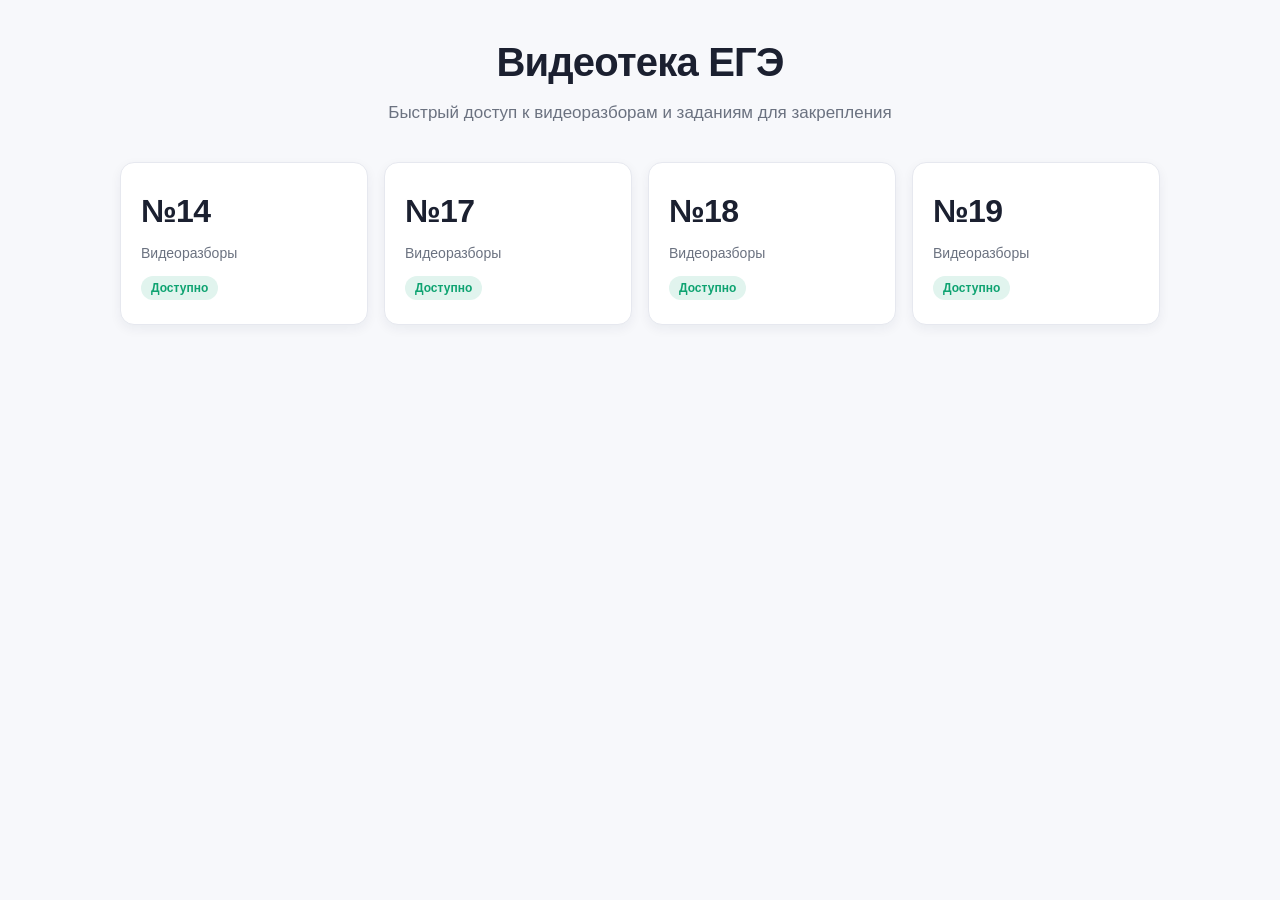
<file: index.html>
<!DOCTYPE html>
<html lang="ru">
<head>
  <meta charset="UTF-8" />
  <meta name="viewport" content="width=device-width, initial-scale=1" />
  <title>Видеотека ЕГЭ</title>
  <link rel="stylesheet" href="assets/styles.css" />
</head>
<body>
  <main class="container">
    <header class="site-header">
      <h1>Видеотека ЕГЭ</h1>
      <p>Быстрый доступ к видеоразборам и заданиям для закрепления</p>
    </header>

    <section class="section-grid" aria-label="Разделы">
      <a class="section-card" href="number-14.html">
        <div class="num">№14</div>
        <div class="label">Видеоразборы</div>
        <span class="badge">Доступно</span>
      </a>
      <a class="section-card" href="number-17.html">
        <div class="num">№17</div>
        <div class="label">Видеоразборы</div>
        <span class="badge">Доступно</span>
      </a>
      <a class="section-card" href="number-18.html">
        <div class="num">№18</div>
        <div class="label">Видеоразборы</div>
        <span class="badge">Доступно</span>
      </a>
      <a class="section-card" href="number-19.html">
        <div class="num">№19</div>
        <div class="label">Видеоразборы</div>
        <span class="badge">Доступно</span>
      </a>
    </section>
  </main>
</body>
</html>
</file>
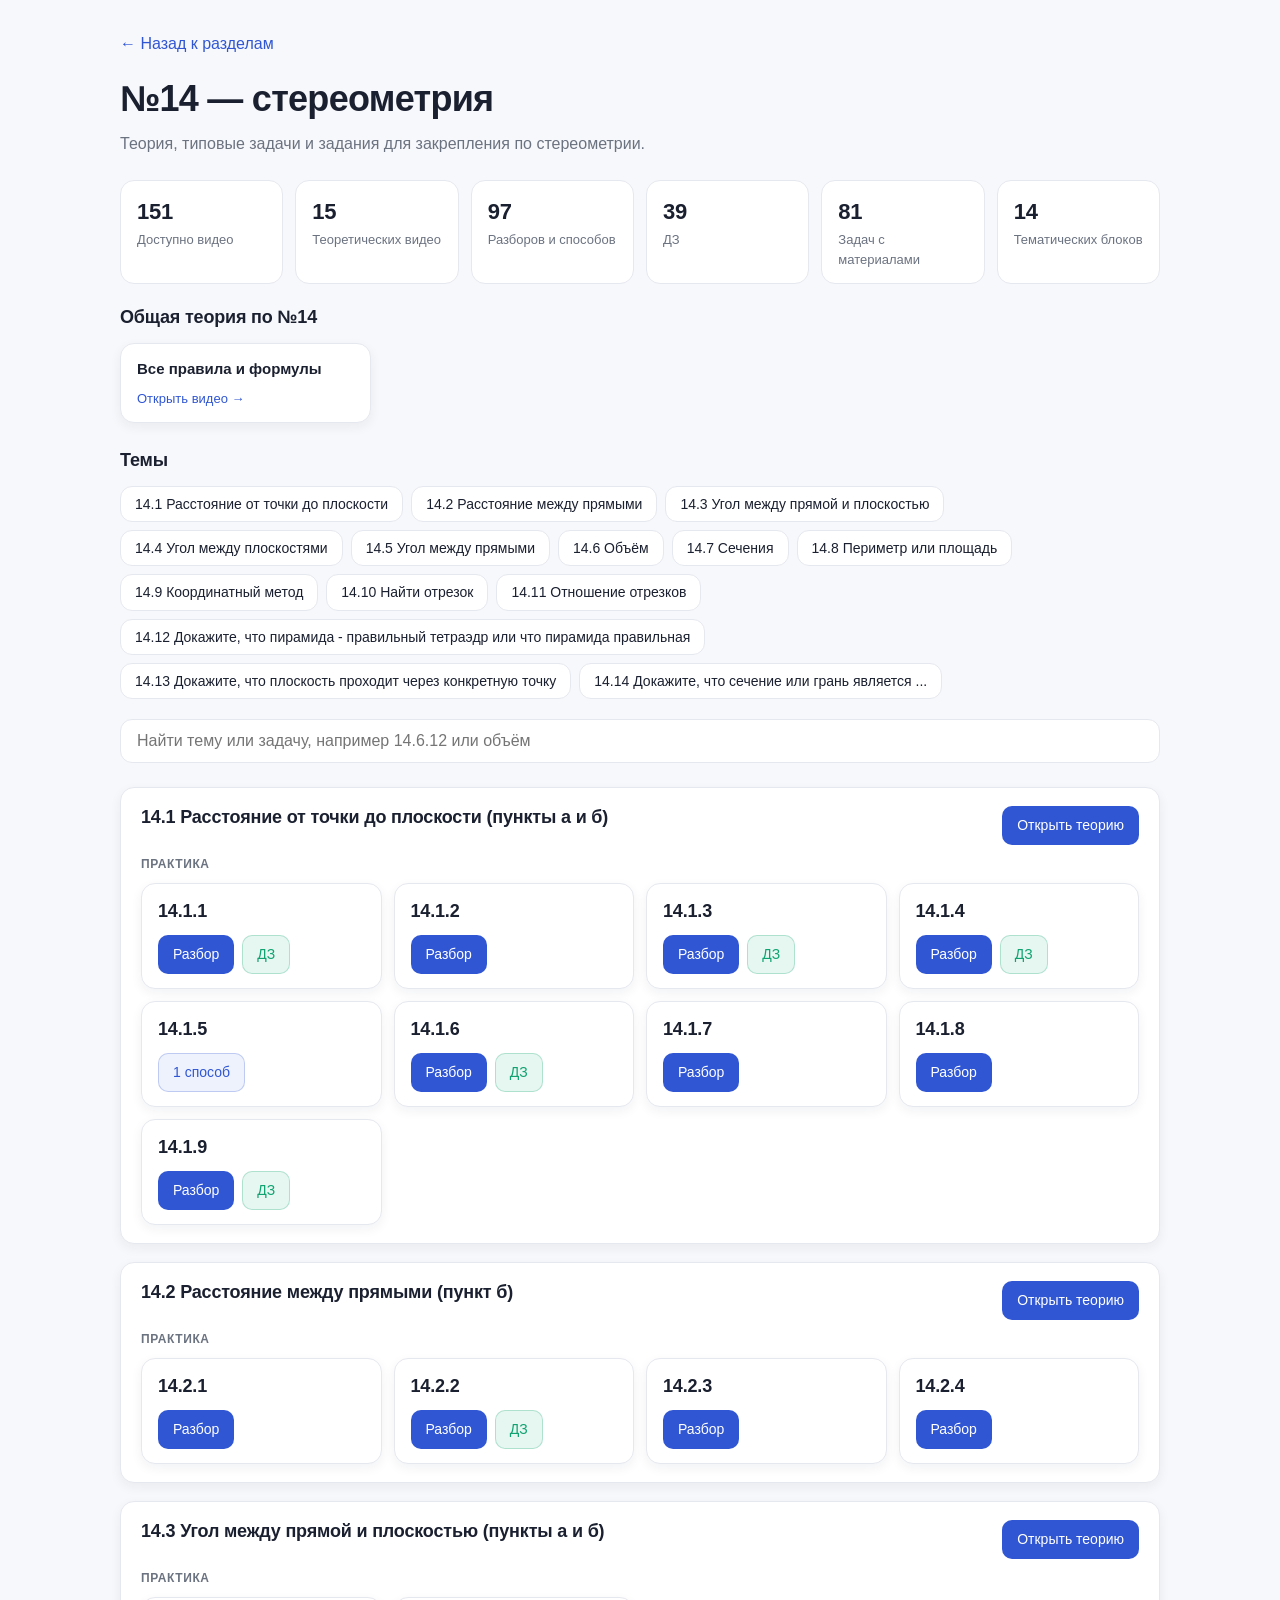
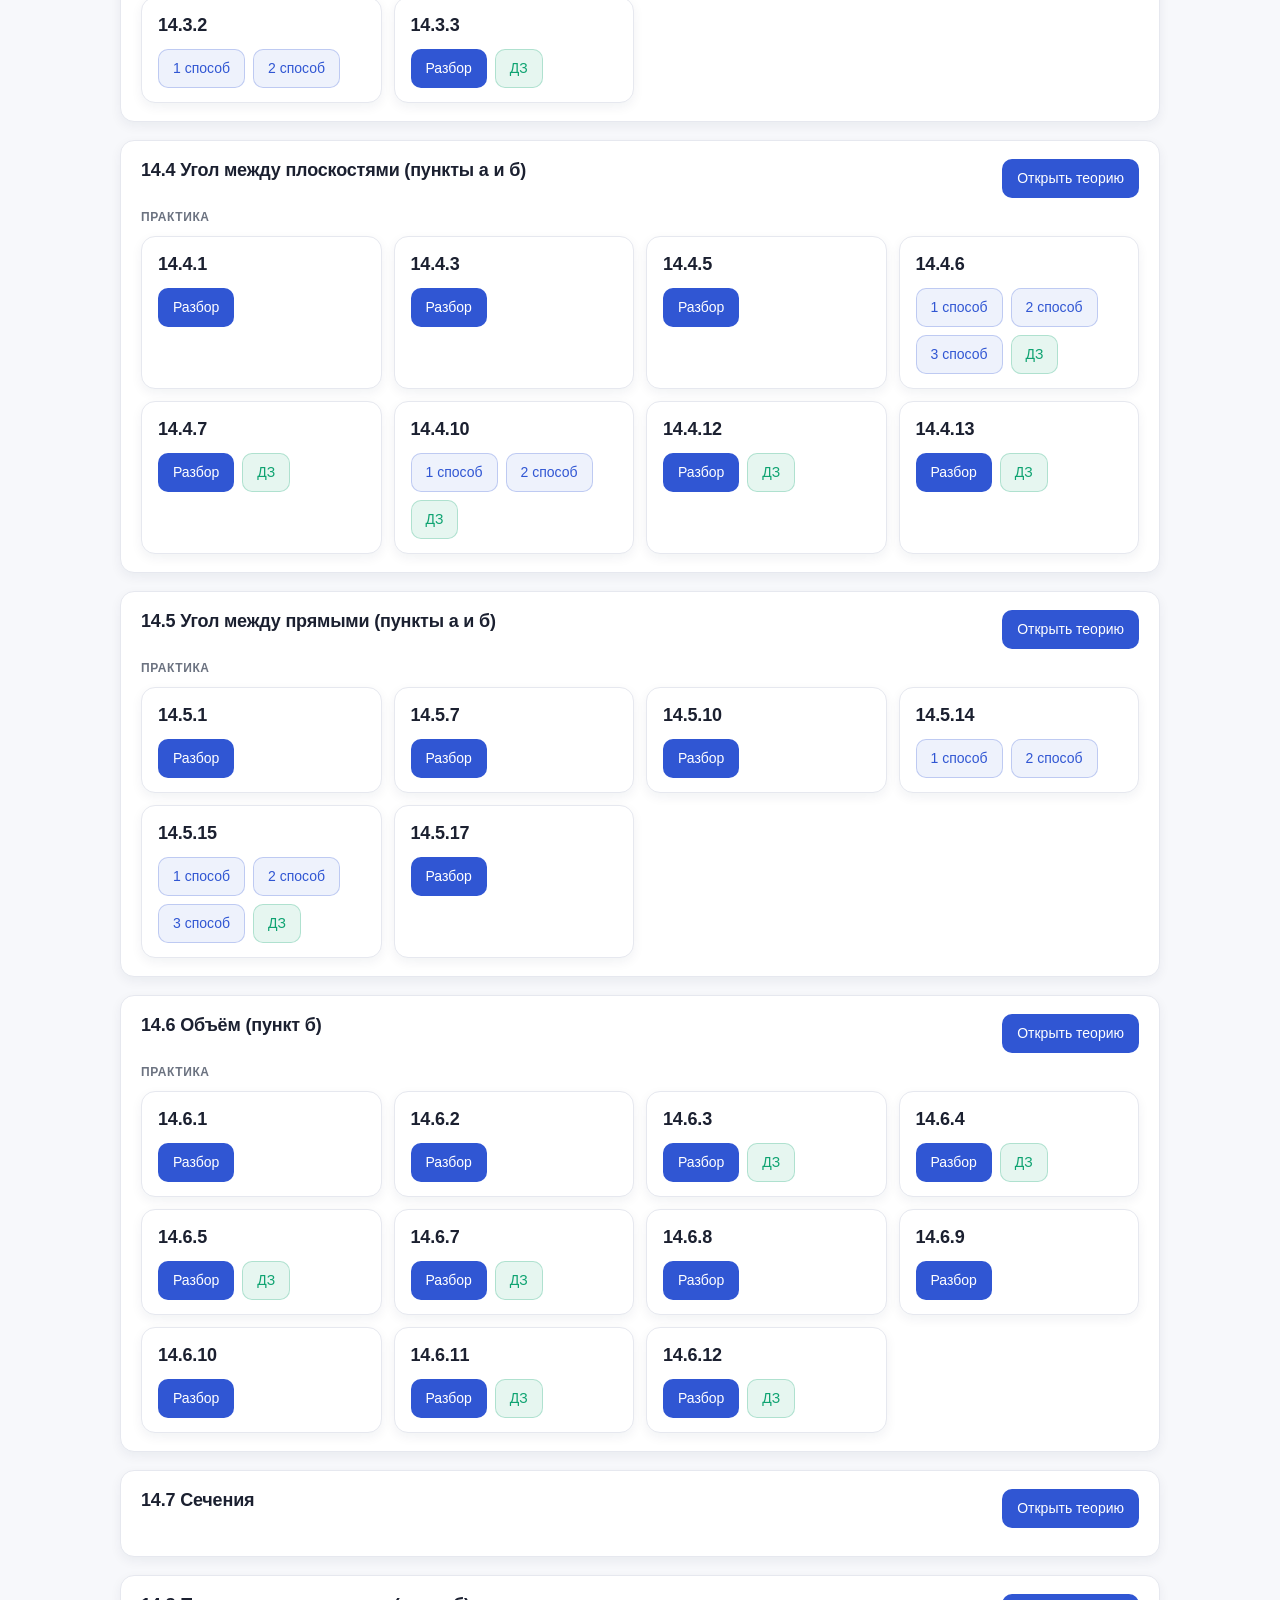
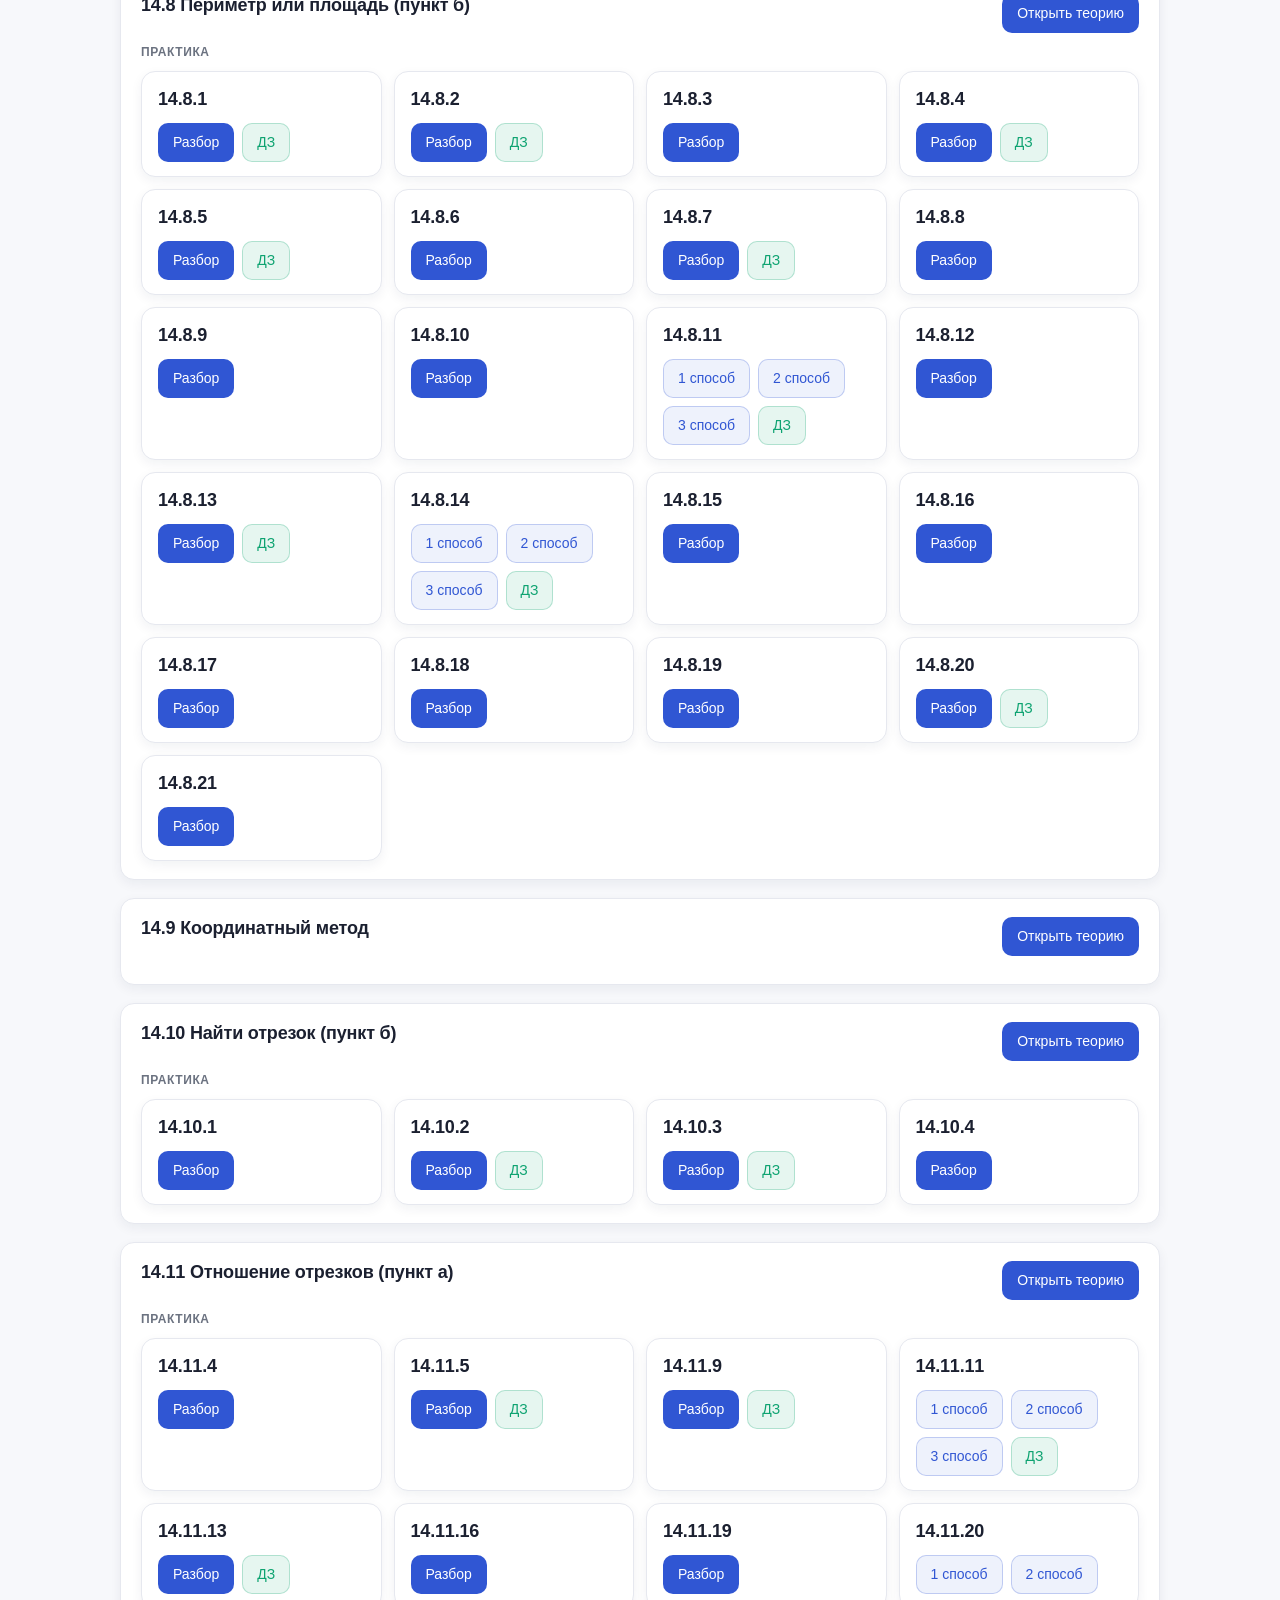
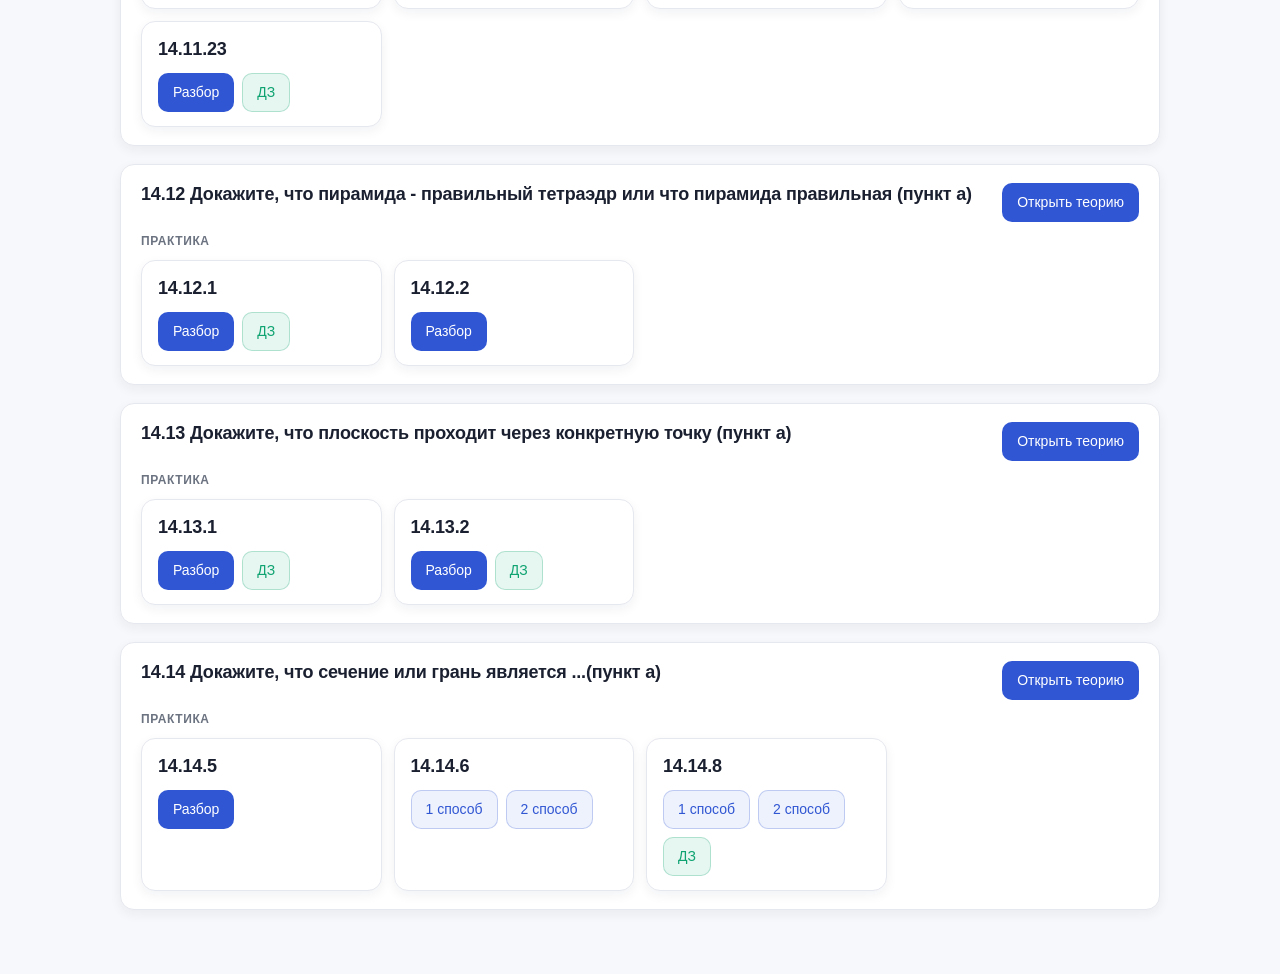
<file: number-14.html>
<!DOCTYPE html>
<html lang="ru">
<head>
  <meta charset="UTF-8" />
  <meta name="viewport" content="width=device-width, initial-scale=1" />
  <title>№14 — стереометрия</title>
  <link rel="stylesheet" href="assets/styles.css" />
</head>
<body>
  <main class="container">
    <a class="back-link" href="index.html">← Назад к разделам</a>

    <h1 class="page-title">№14 — стереометрия</h1>
    <p class="page-subtitle">Теория, типовые задачи и задания для закрепления по стереометрии.</p>

    <div class="stats" id="stats"></div>

    <section id="general-theory" class="theory-section" hidden>
      <h2 class="theory-title">Общая теория по №14</h2>
      <div id="general-theory-card" class="theory-grid"></div>
    </section>

    <section class="topic-nav-section">
      <h2 class="theory-title">Темы</h2>
      <nav id="topic-nav" class="topic-nav" aria-label="Быстрый переход по темам"></nav>
    </section>

    <div class="controls">
      <input
        id="search"
        class="search"
        type="search"
        placeholder="Найти тему или задачу, например 14.6.12 или объём"
        aria-label="Поиск по теме или задаче"
      />
    </div>

    <div id="topics"></div>
    <div id="empty" class="empty" hidden>Ничего не найдено</div>
  </main>

  <script src="data/14.js"></script>
  <script src="assets/app-14.js"></script>
</body>
</html>
</file>
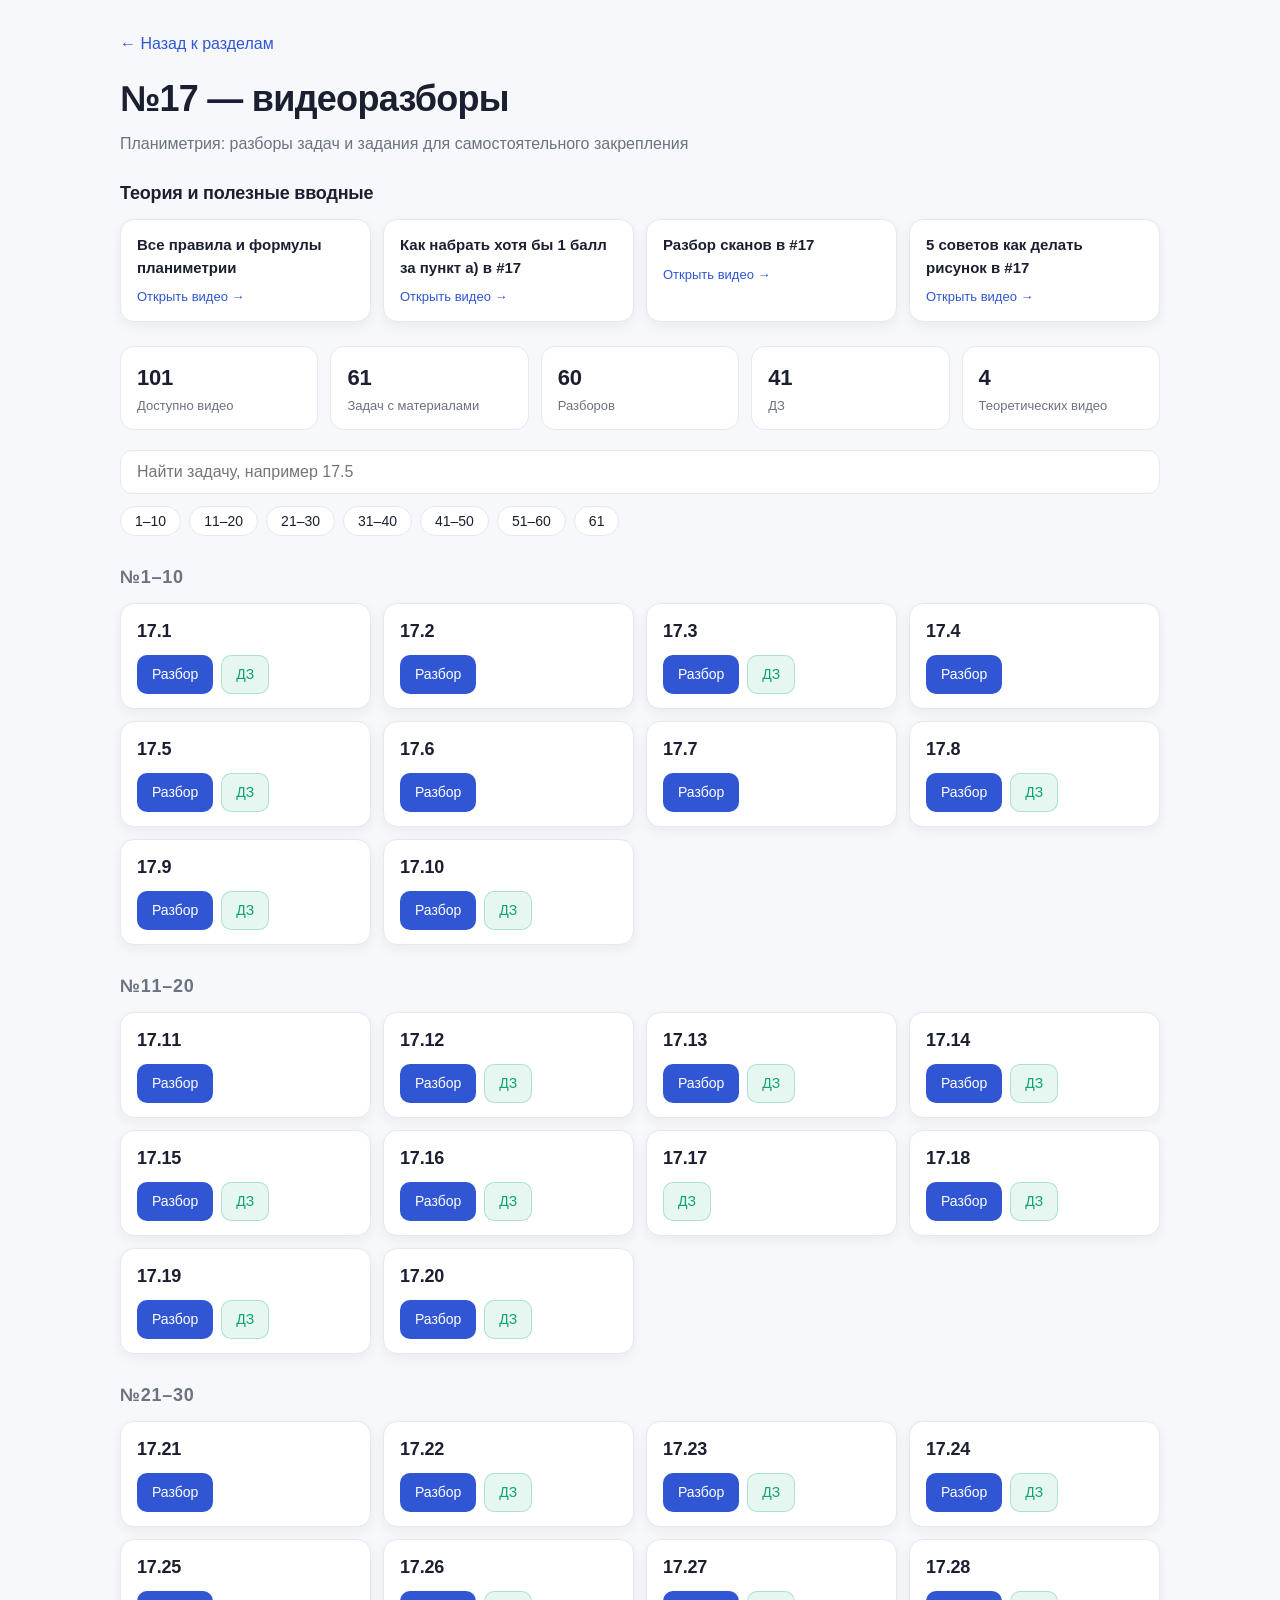
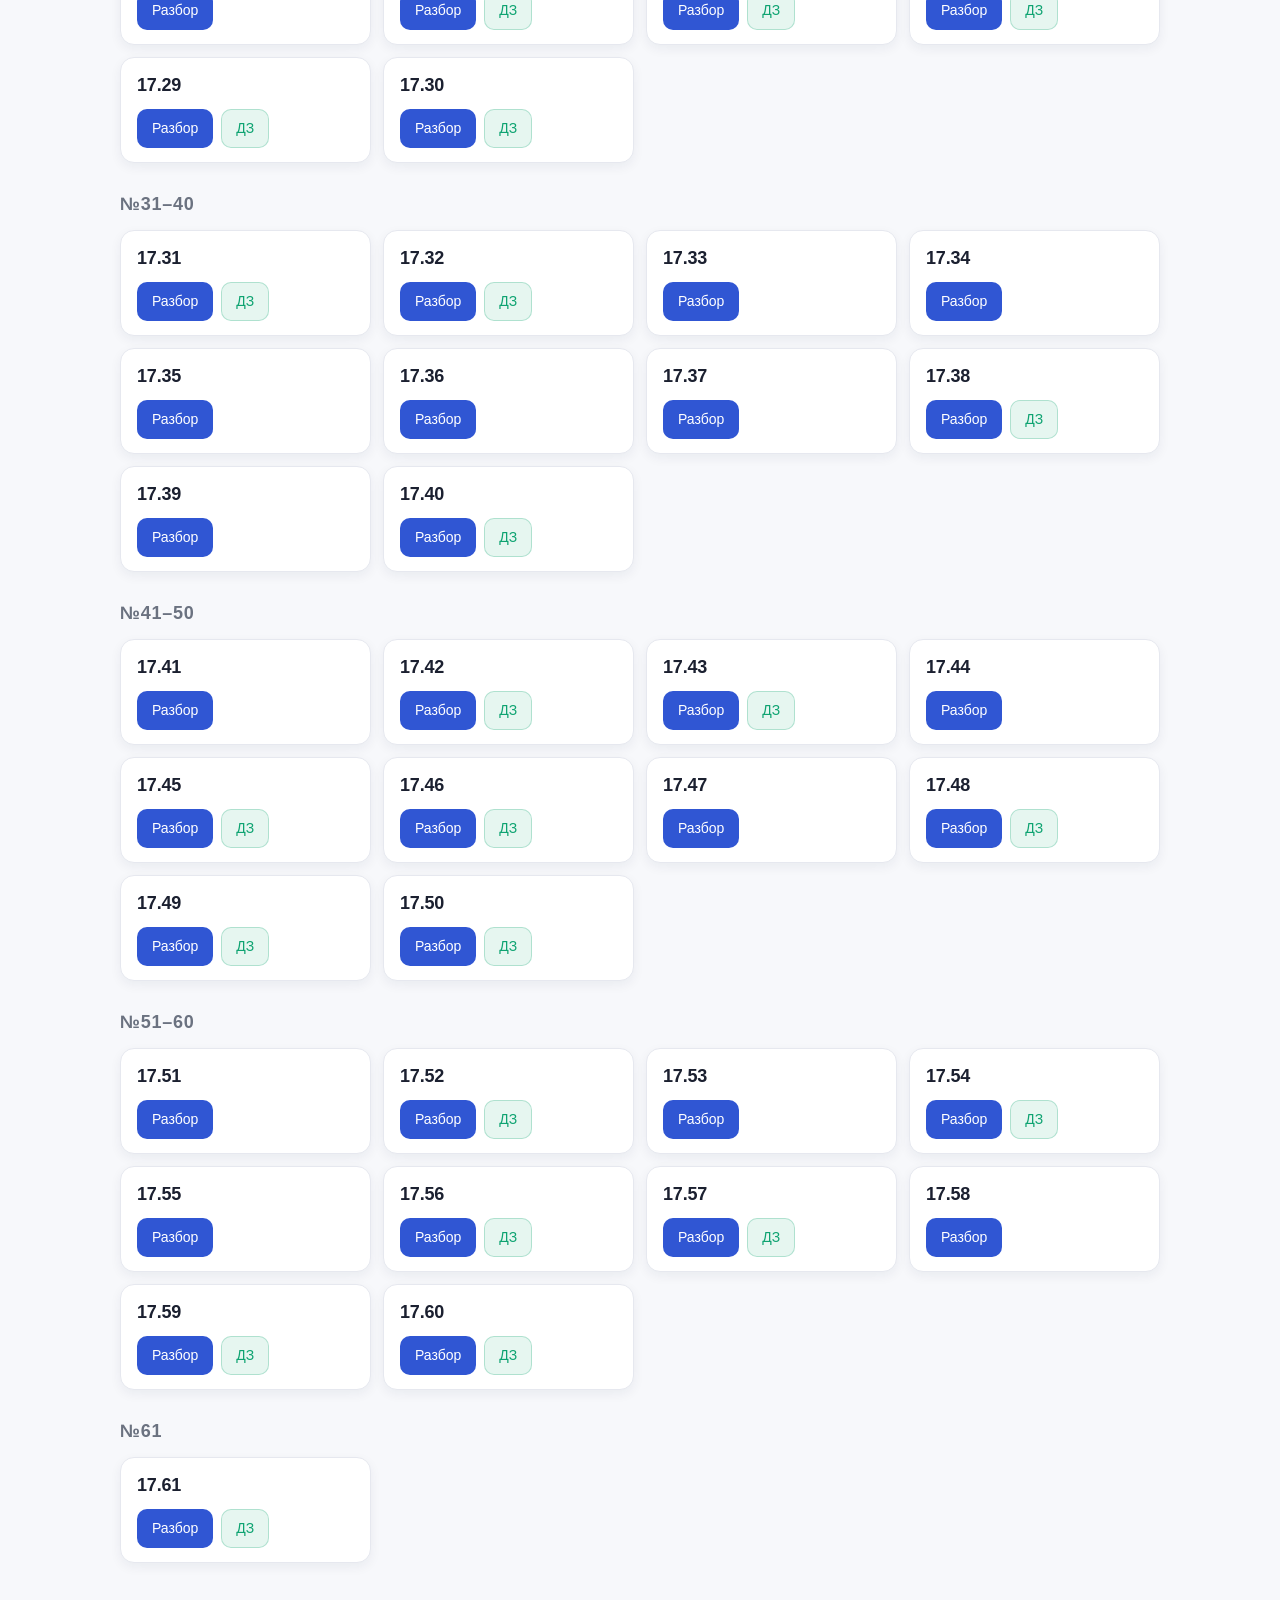
<file: number-17.html>
<!DOCTYPE html>
<html lang="ru">
<head>
  <meta charset="UTF-8" />
  <meta name="viewport" content="width=device-width, initial-scale=1" />
  <title>№17 — видеоразборы</title>
  <link rel="stylesheet" href="assets/styles.css" />
</head>
<body>
  <main class="container">
    <a class="back-link" href="index.html">← Назад к разделам</a>

    <h1 class="page-title">№17 — видеоразборы</h1>
    <p class="page-subtitle">Планиметрия: разборы задач и задания для самостоятельного закрепления</p>

    <section id="theory-section" class="theory-section" hidden>
      <h2 class="theory-title">Теория и полезные вводные</h2>
      <div id="theory-grid" class="theory-grid"></div>
    </section>

    <div class="stats" id="stats"></div>

    <div class="controls">
      <input
        id="search"
        class="search"
        type="search"
        inputmode="numeric"
        placeholder="Найти задачу, например 17.5"
        aria-label="Поиск задачи по номеру"
      />
      <nav class="range-nav" id="range-nav" aria-label="Быстрый переход"></nav>
    </div>

    <div id="groups"></div>
    <div id="empty" class="empty" hidden>Ничего не найдено</div>
  </main>

  <script>
    window.SECTION_CONFIG = {
      section: '17',
      dataVar: 'DATA_17',
      dataUrl: 'data/17.json',
      maxNumber: 61,
    };
  </script>
  <script src="data/17.js"></script>
  <script src="assets/app.js"></script>
</body>
</html>
</file>
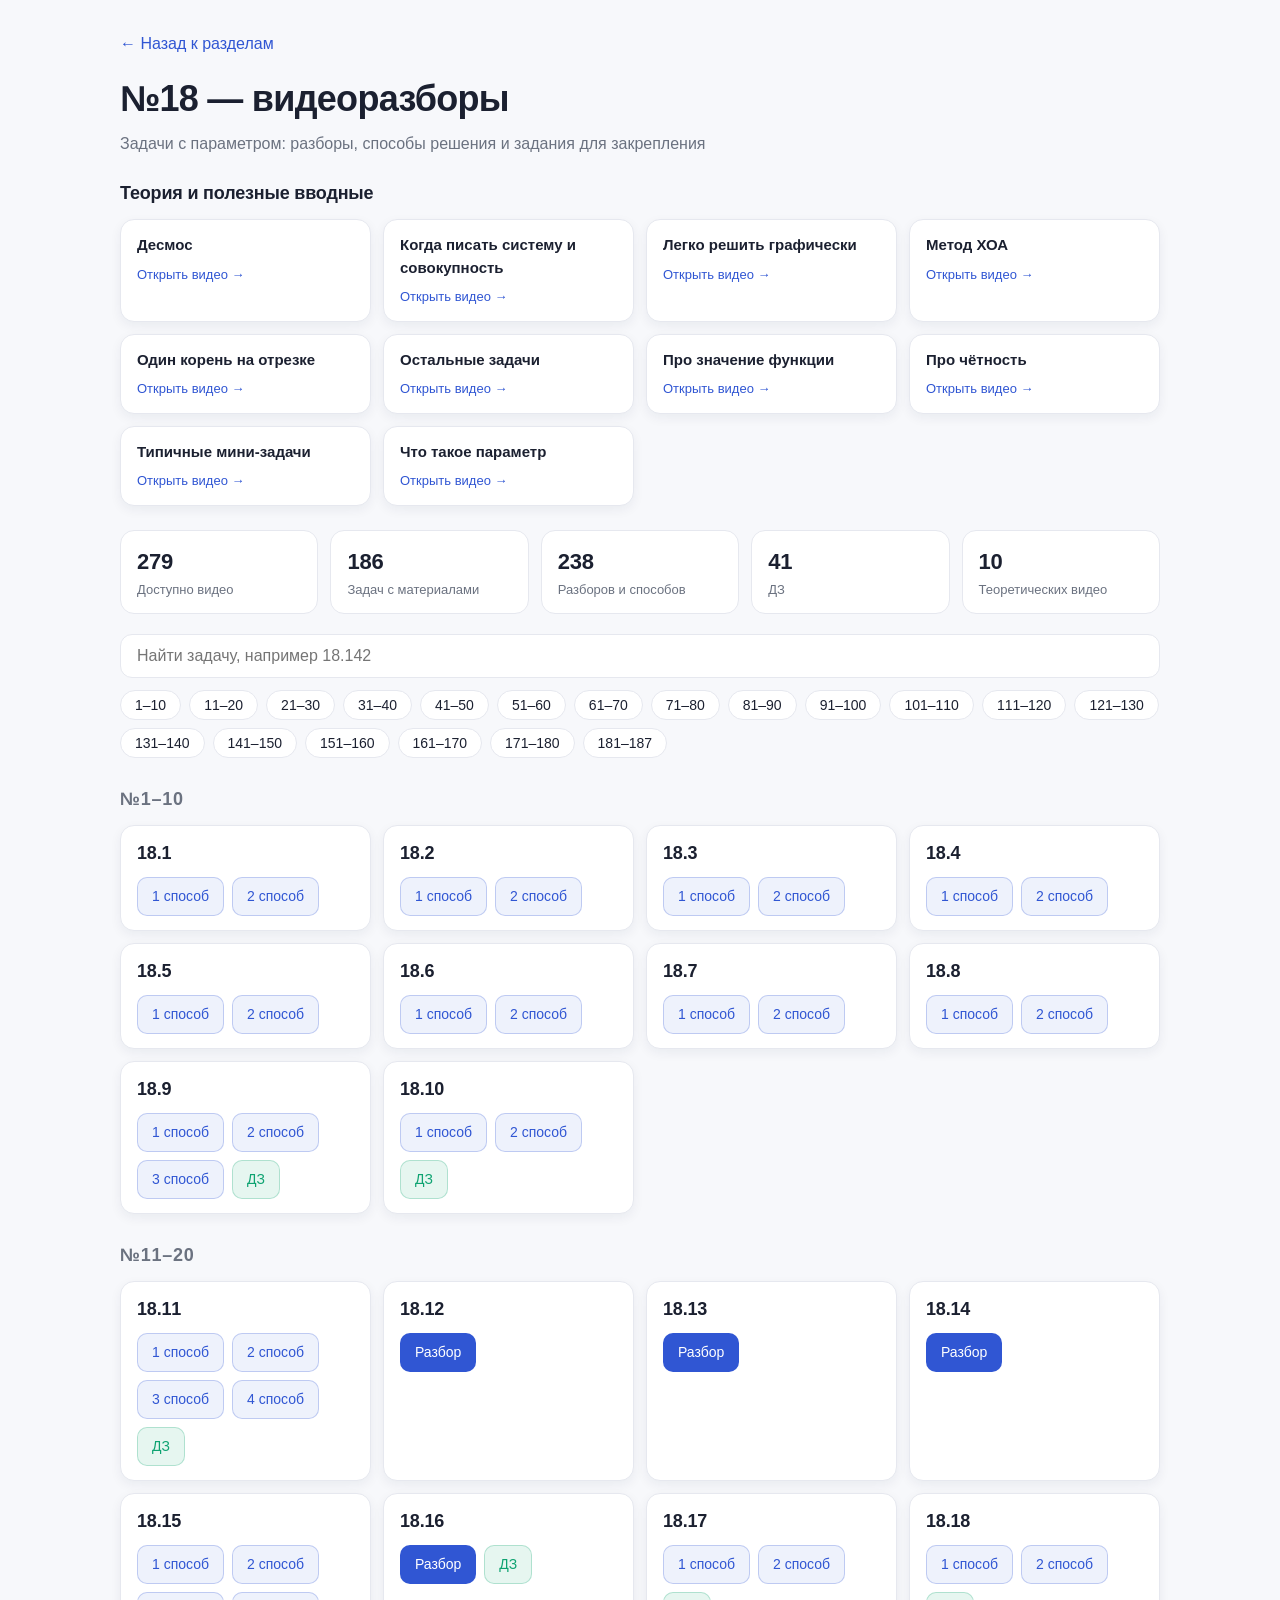
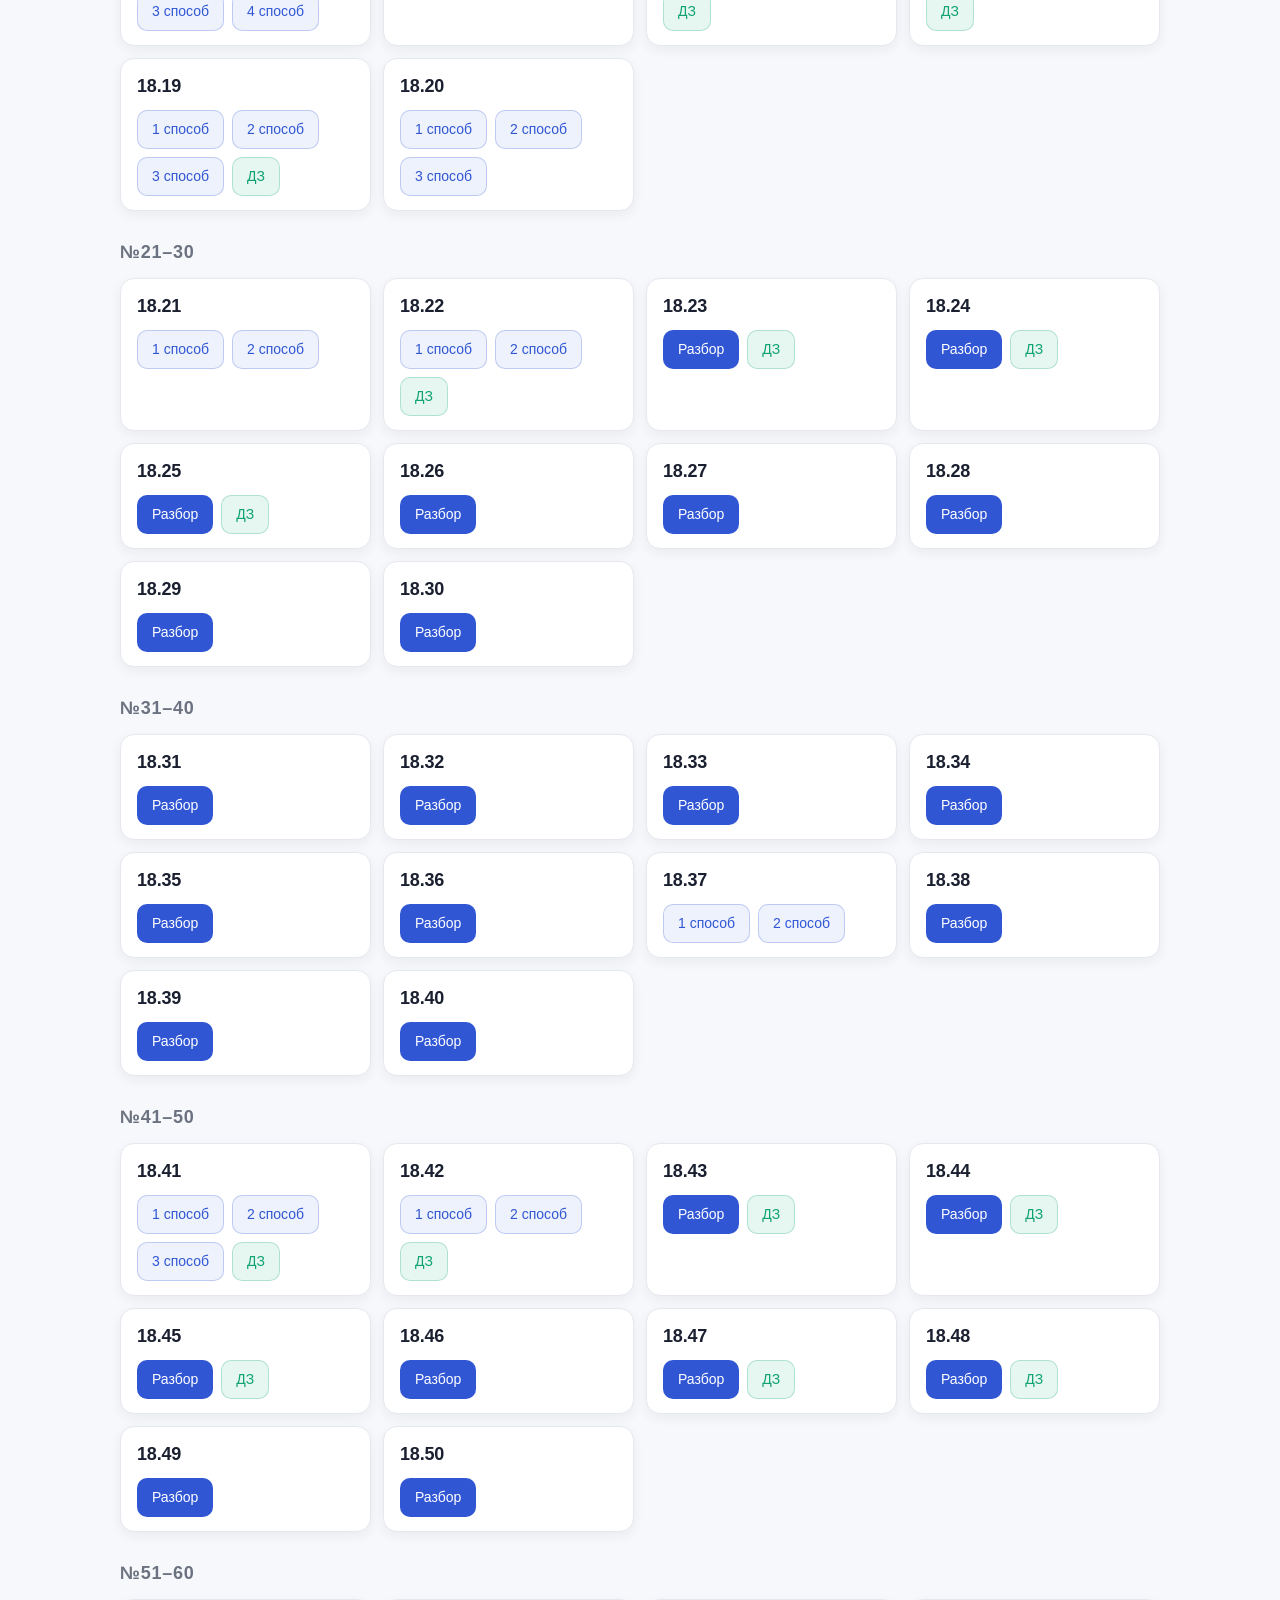
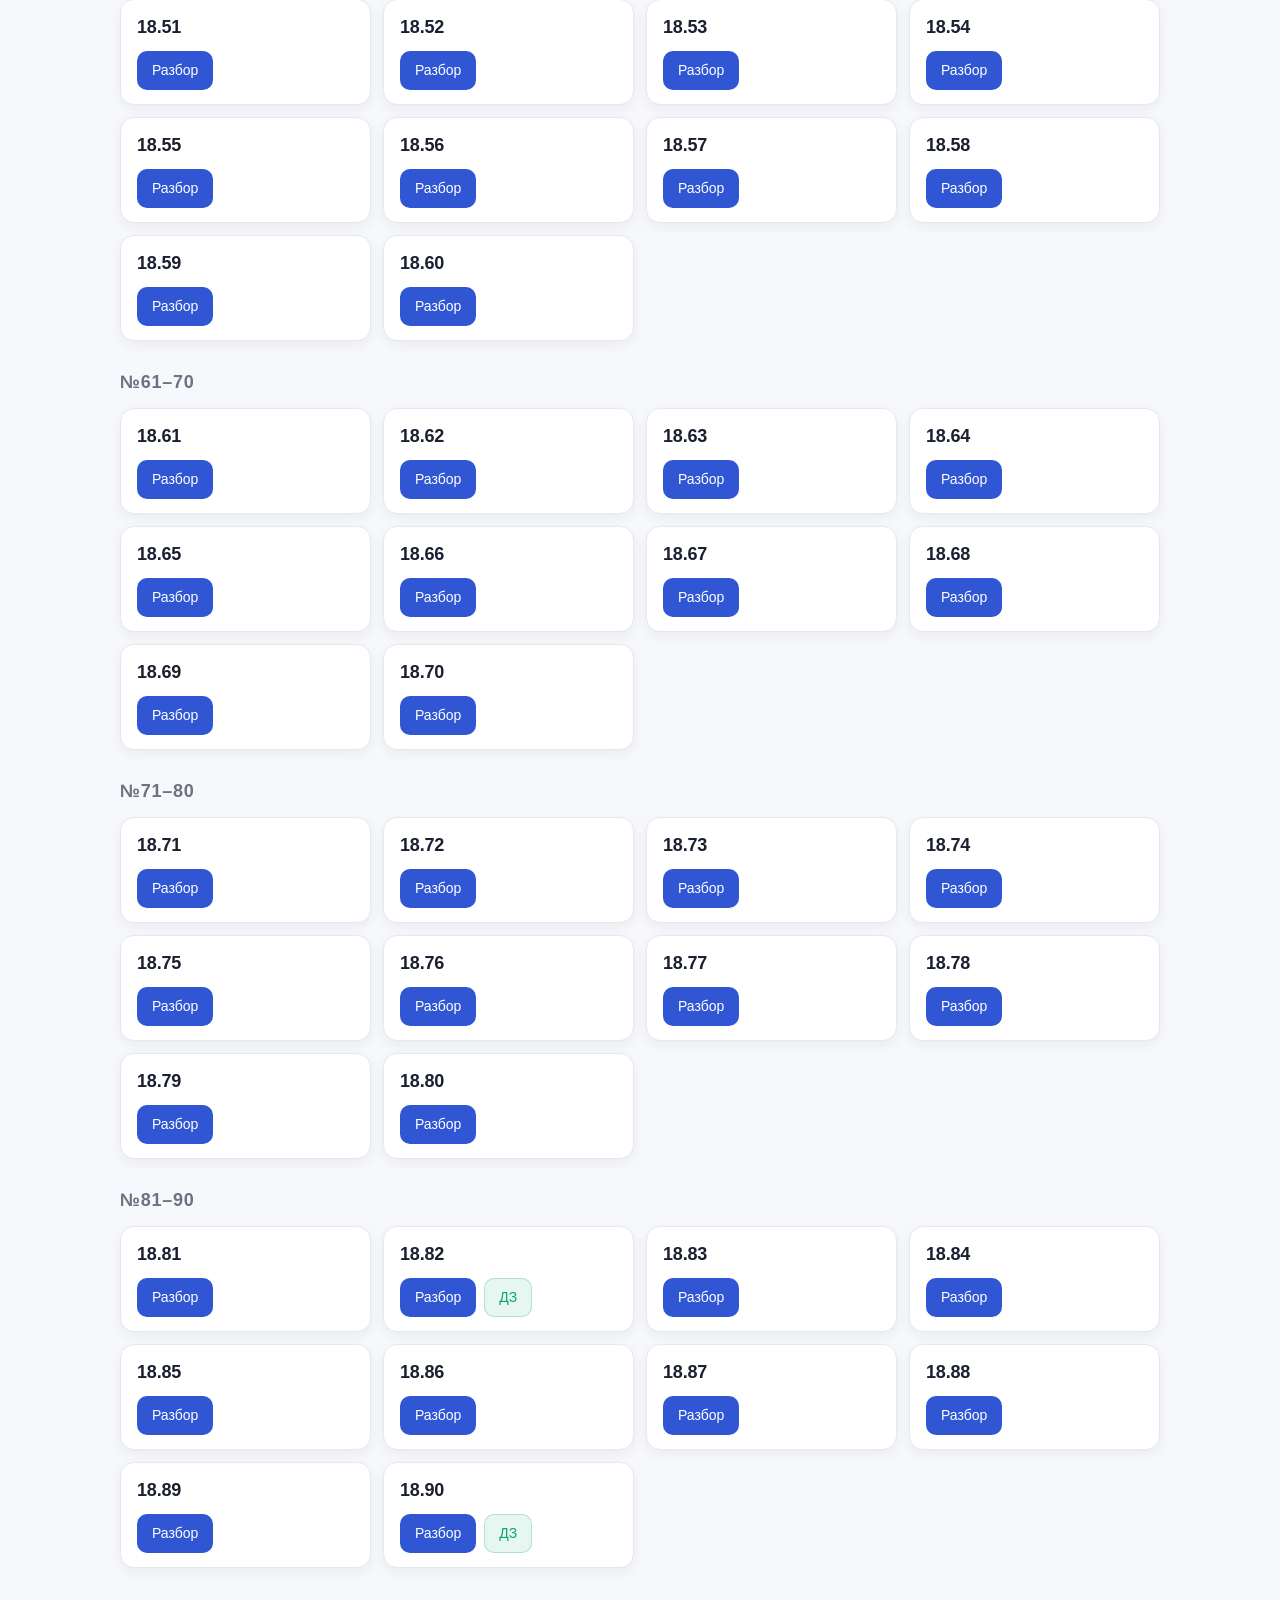
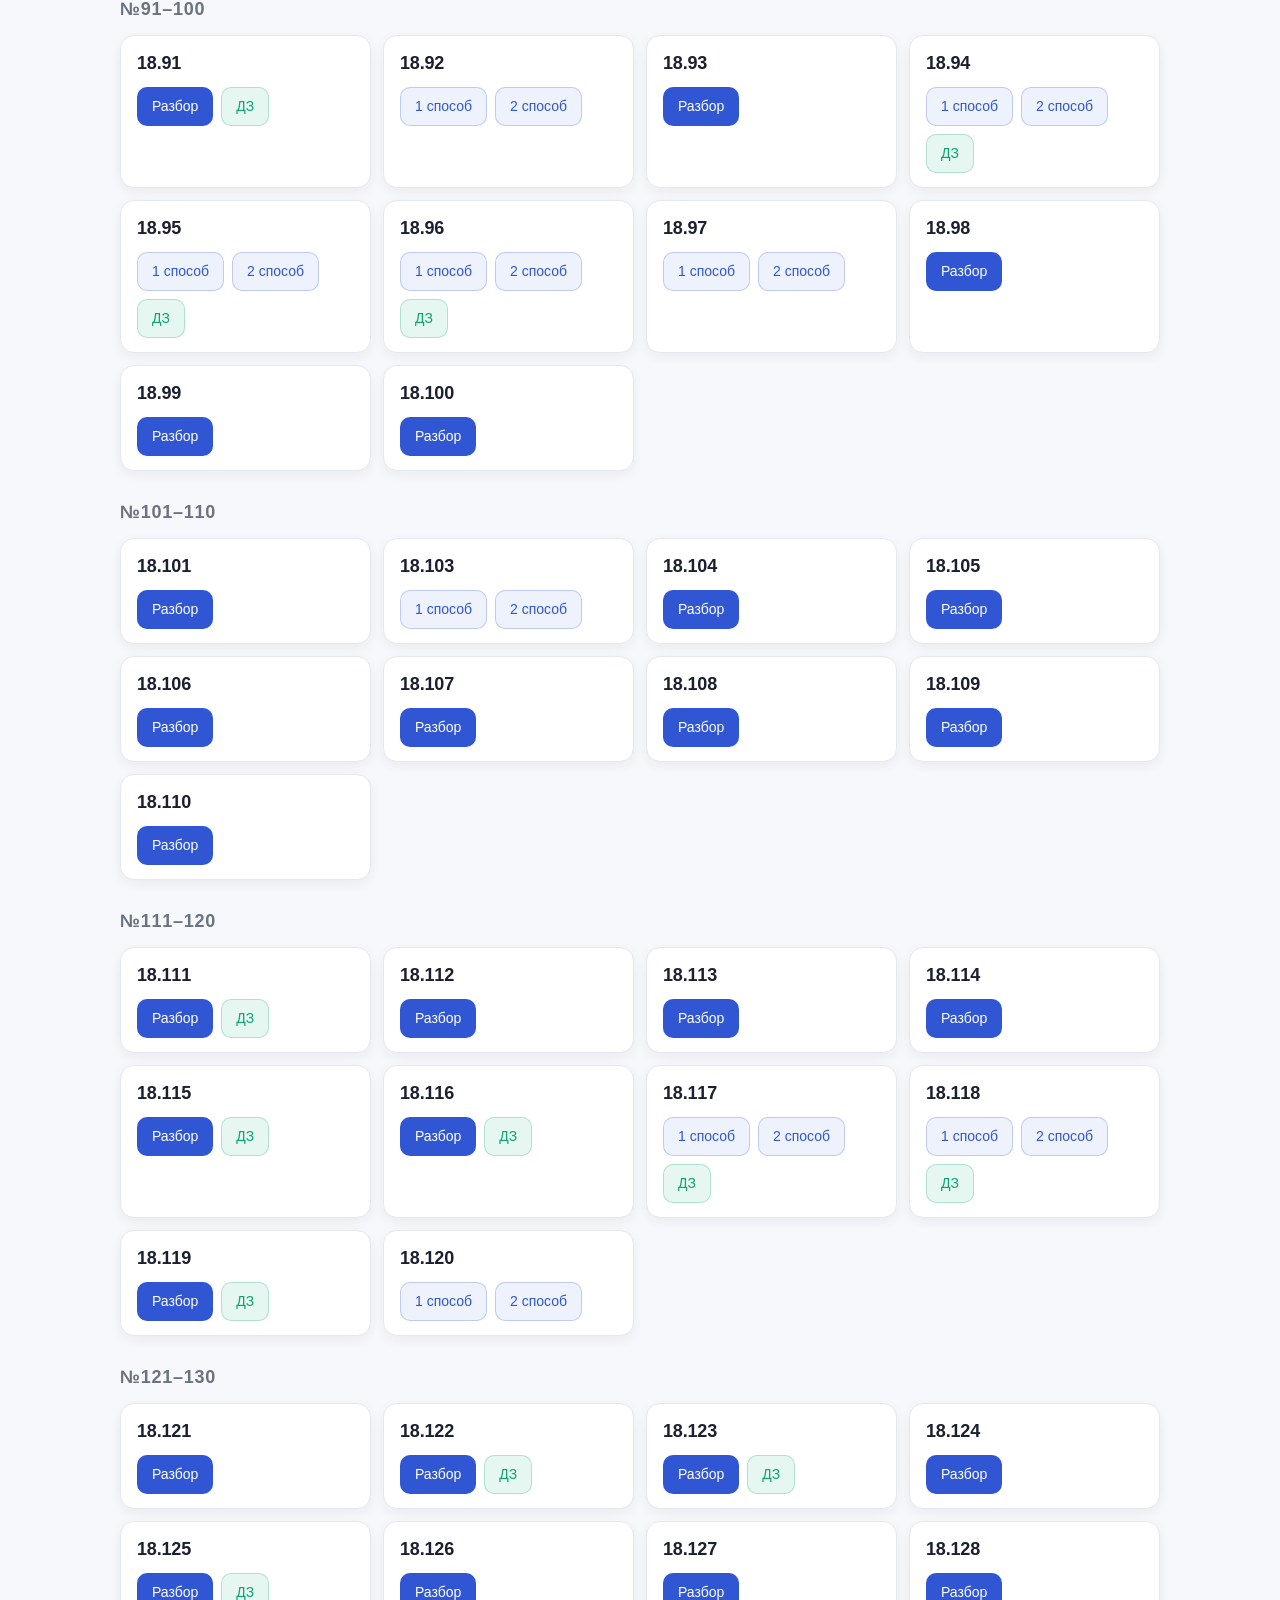
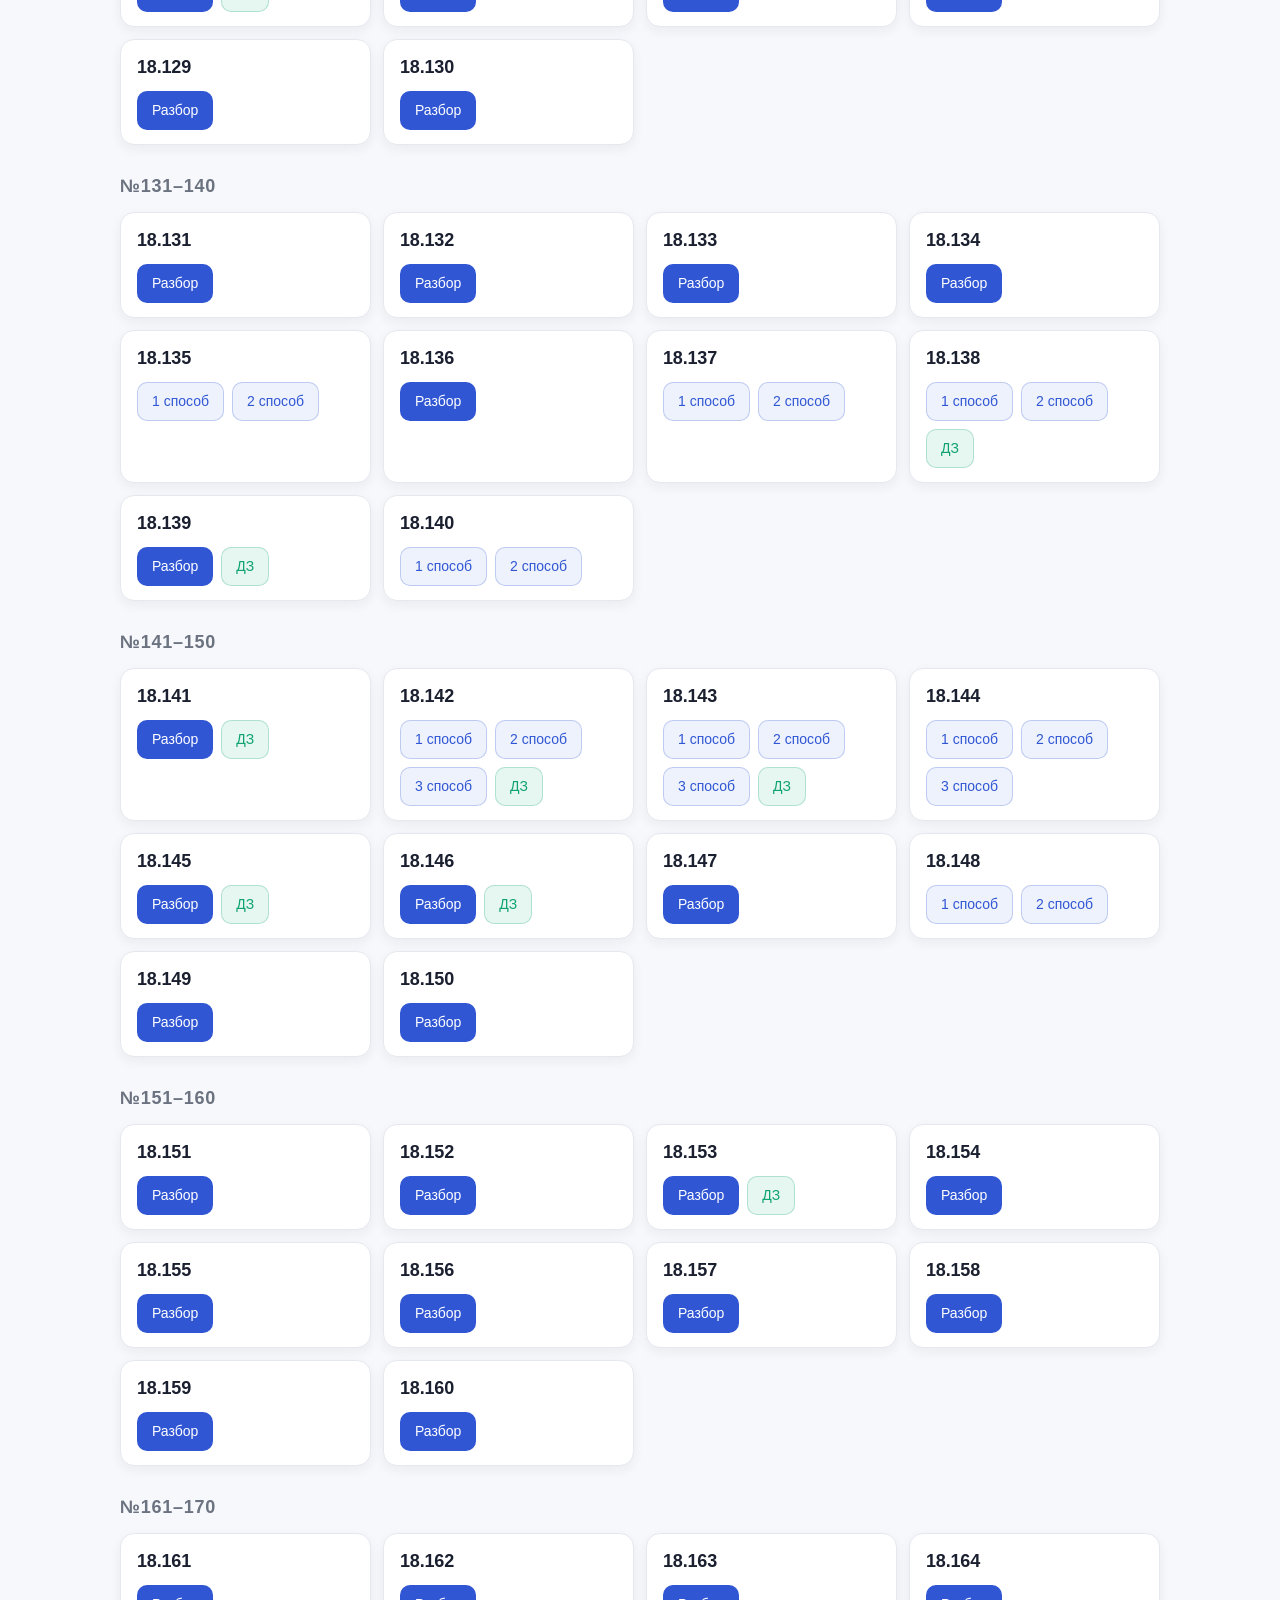
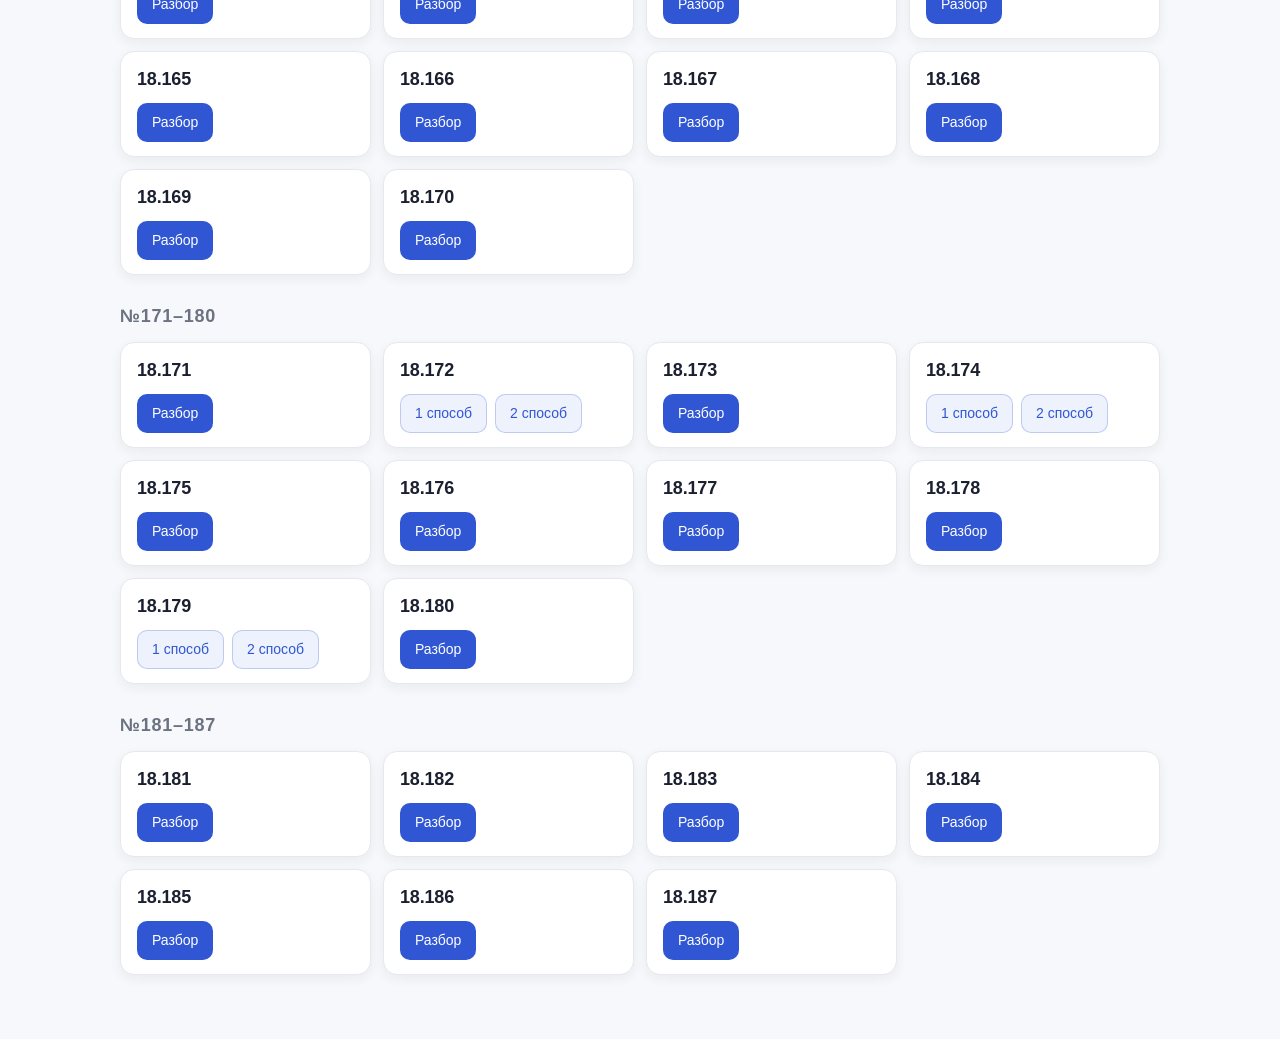
<file: number-18.html>
<!DOCTYPE html>
<html lang="ru">
<head>
  <meta charset="UTF-8" />
  <meta name="viewport" content="width=device-width, initial-scale=1" />
  <title>№18 — видеоразборы</title>
  <link rel="stylesheet" href="assets/styles.css" />
</head>
<body>
  <main class="container">
    <a class="back-link" href="index.html">← Назад к разделам</a>

    <h1 class="page-title">№18 — видеоразборы</h1>
    <p class="page-subtitle">Задачи с параметром: разборы, способы решения и задания для закрепления</p>

    <section id="theory-section" class="theory-section" hidden>
      <h2 class="theory-title">Теория и полезные вводные</h2>
      <div id="theory-grid" class="theory-grid"></div>
    </section>

    <div class="stats" id="stats"></div>

    <div class="controls">
      <input
        id="search"
        class="search"
        type="search"
        inputmode="numeric"
        placeholder="Найти задачу, например 18.142"
        aria-label="Поиск задачи по номеру"
      />
      <nav class="range-nav" id="range-nav" aria-label="Быстрый переход"></nav>
    </div>

    <div id="groups"></div>
    <div id="empty" class="empty" hidden>Ничего не найдено</div>
  </main>

  <script>
    window.SECTION_CONFIG = {
      section: '18',
      dataVar: 'DATA_18',
      dataUrl: 'data/18.json',
      maxNumber: 187,
    };
  </script>
  <script src="data/18.js"></script>
  <script src="assets/app.js"></script>
</body>
</html>
</file>
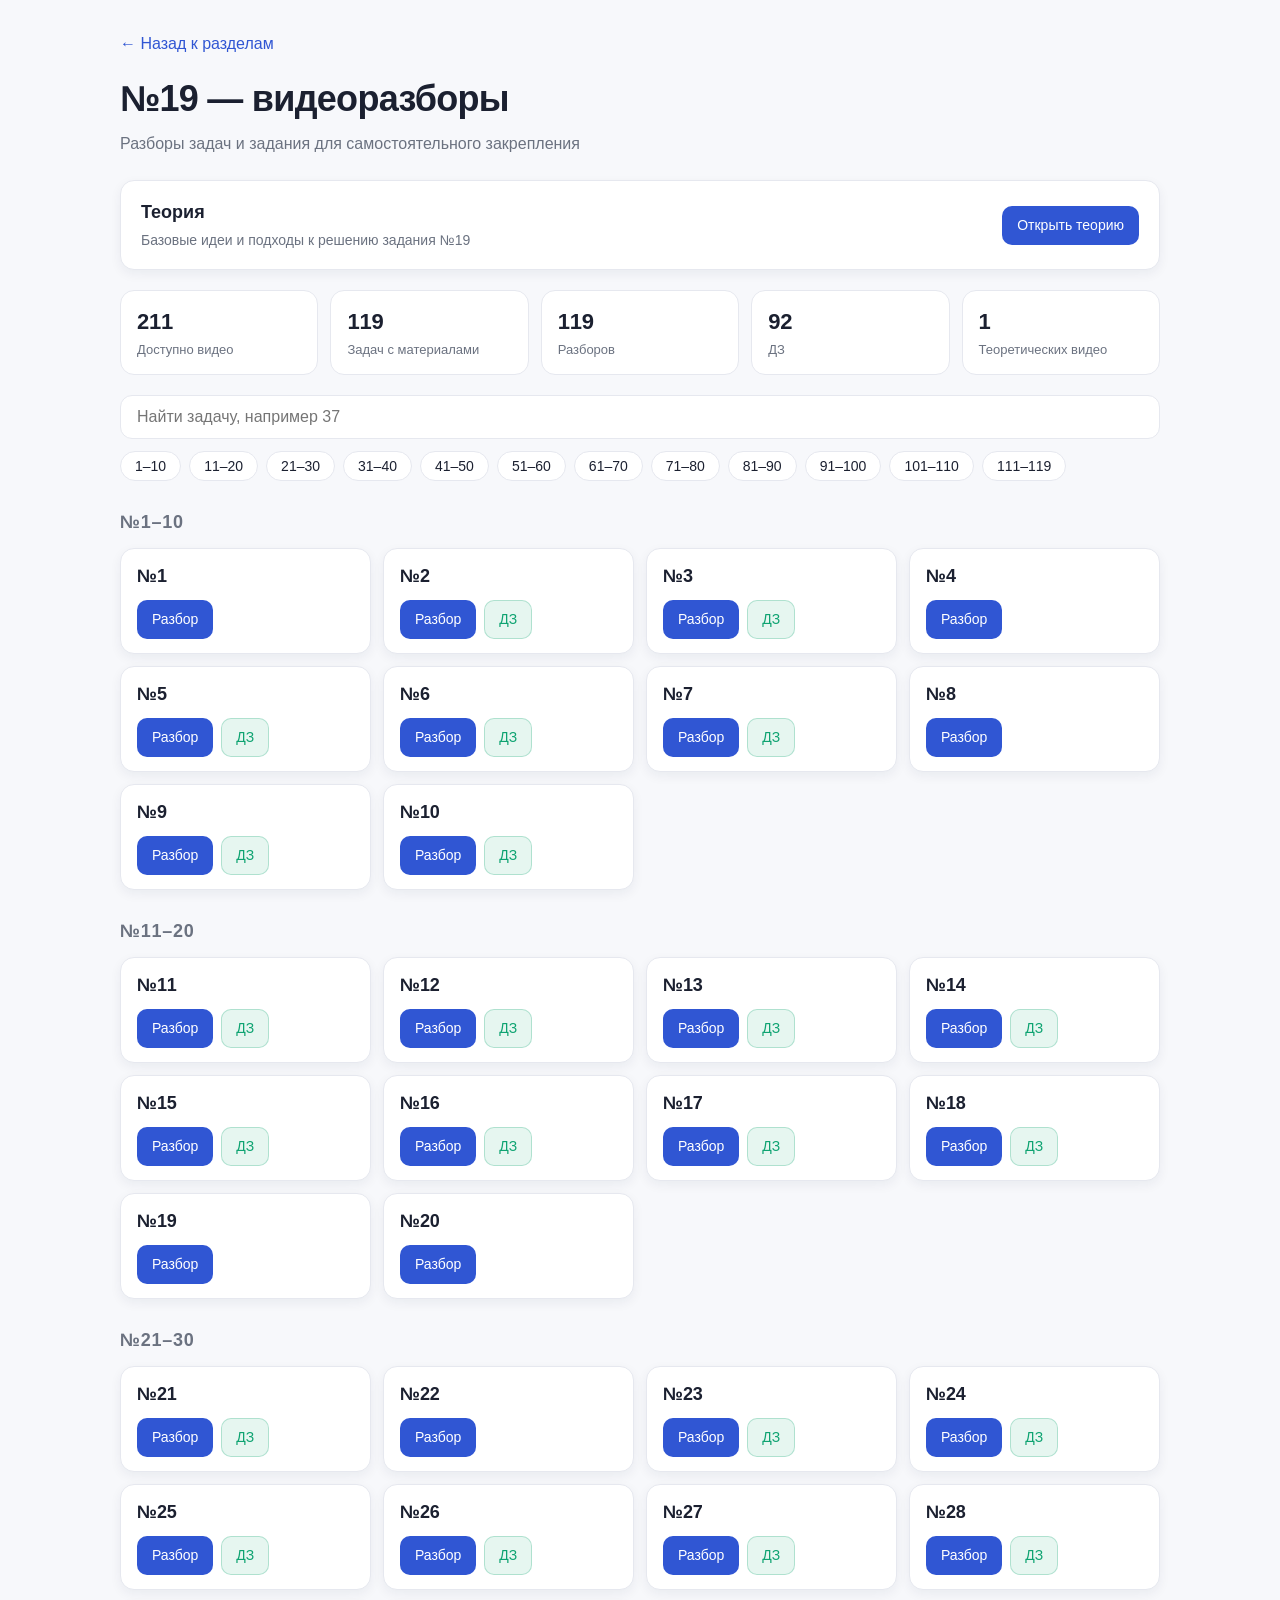
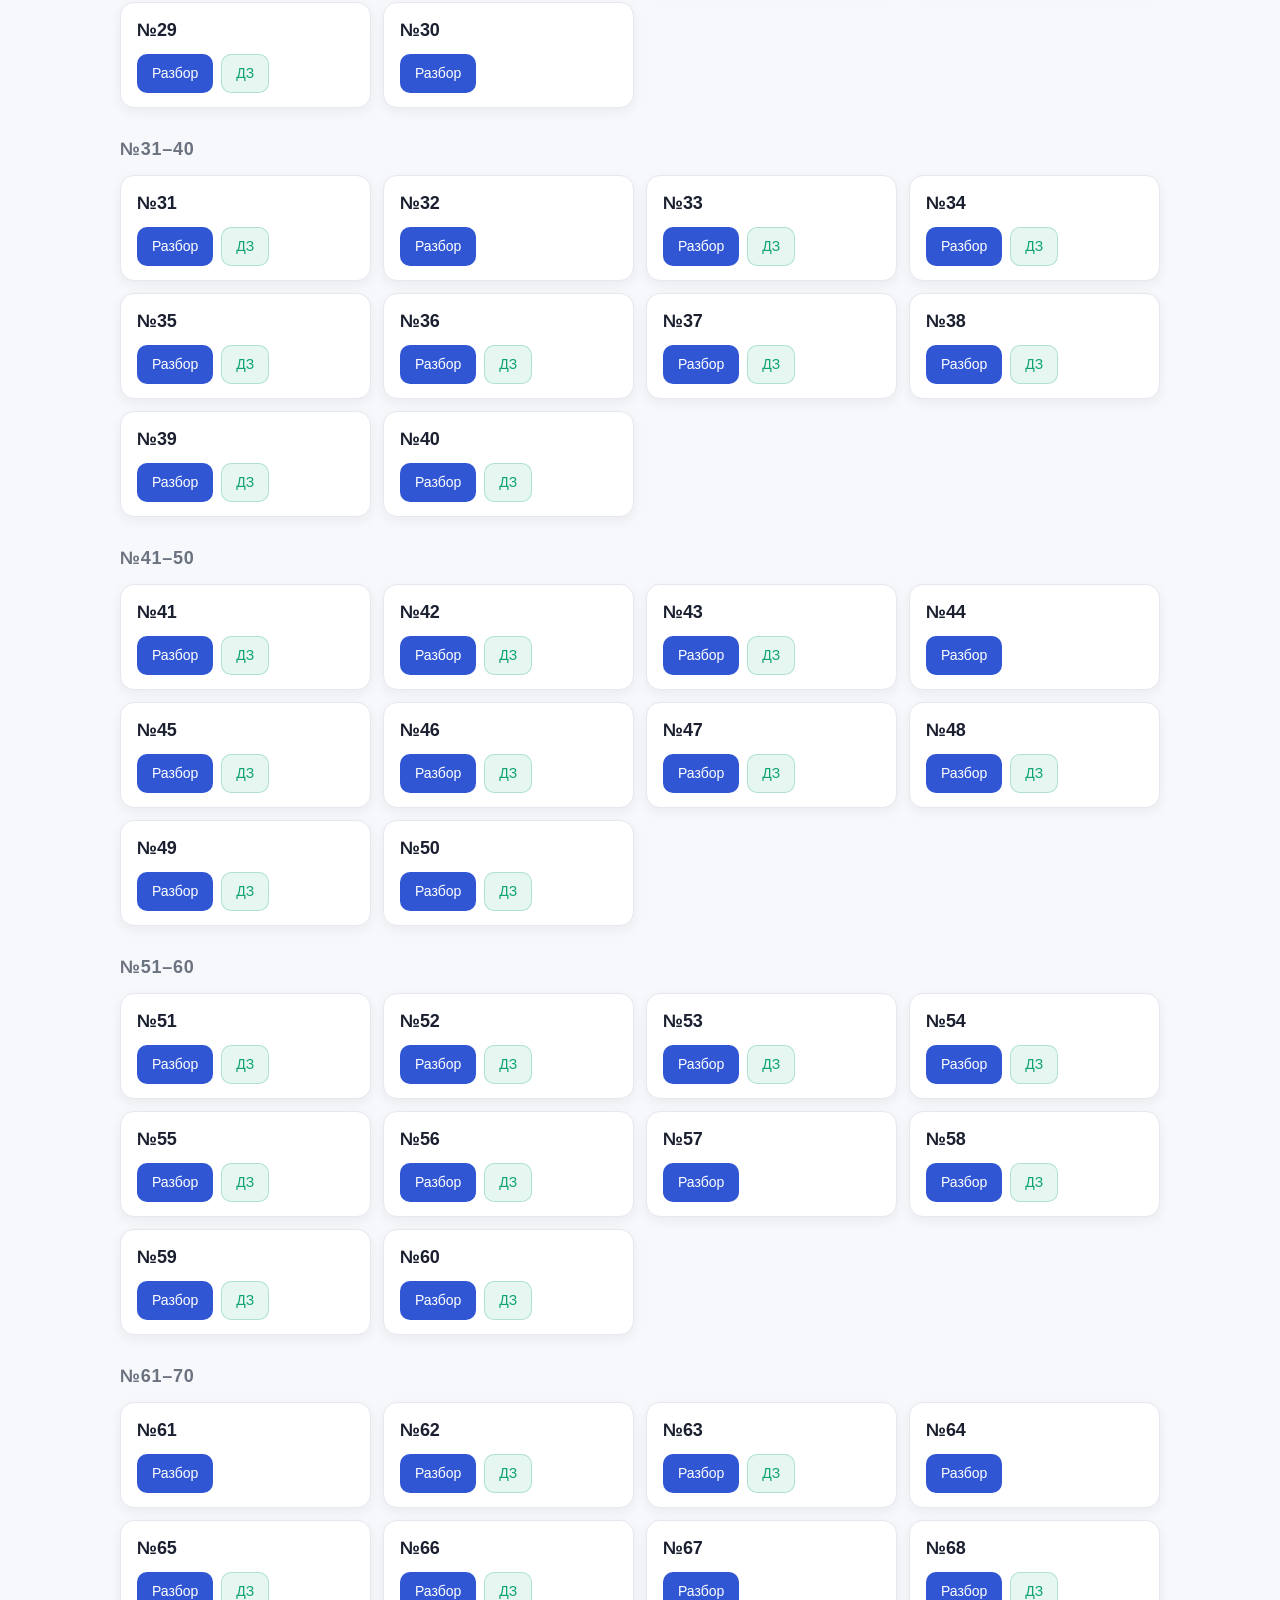
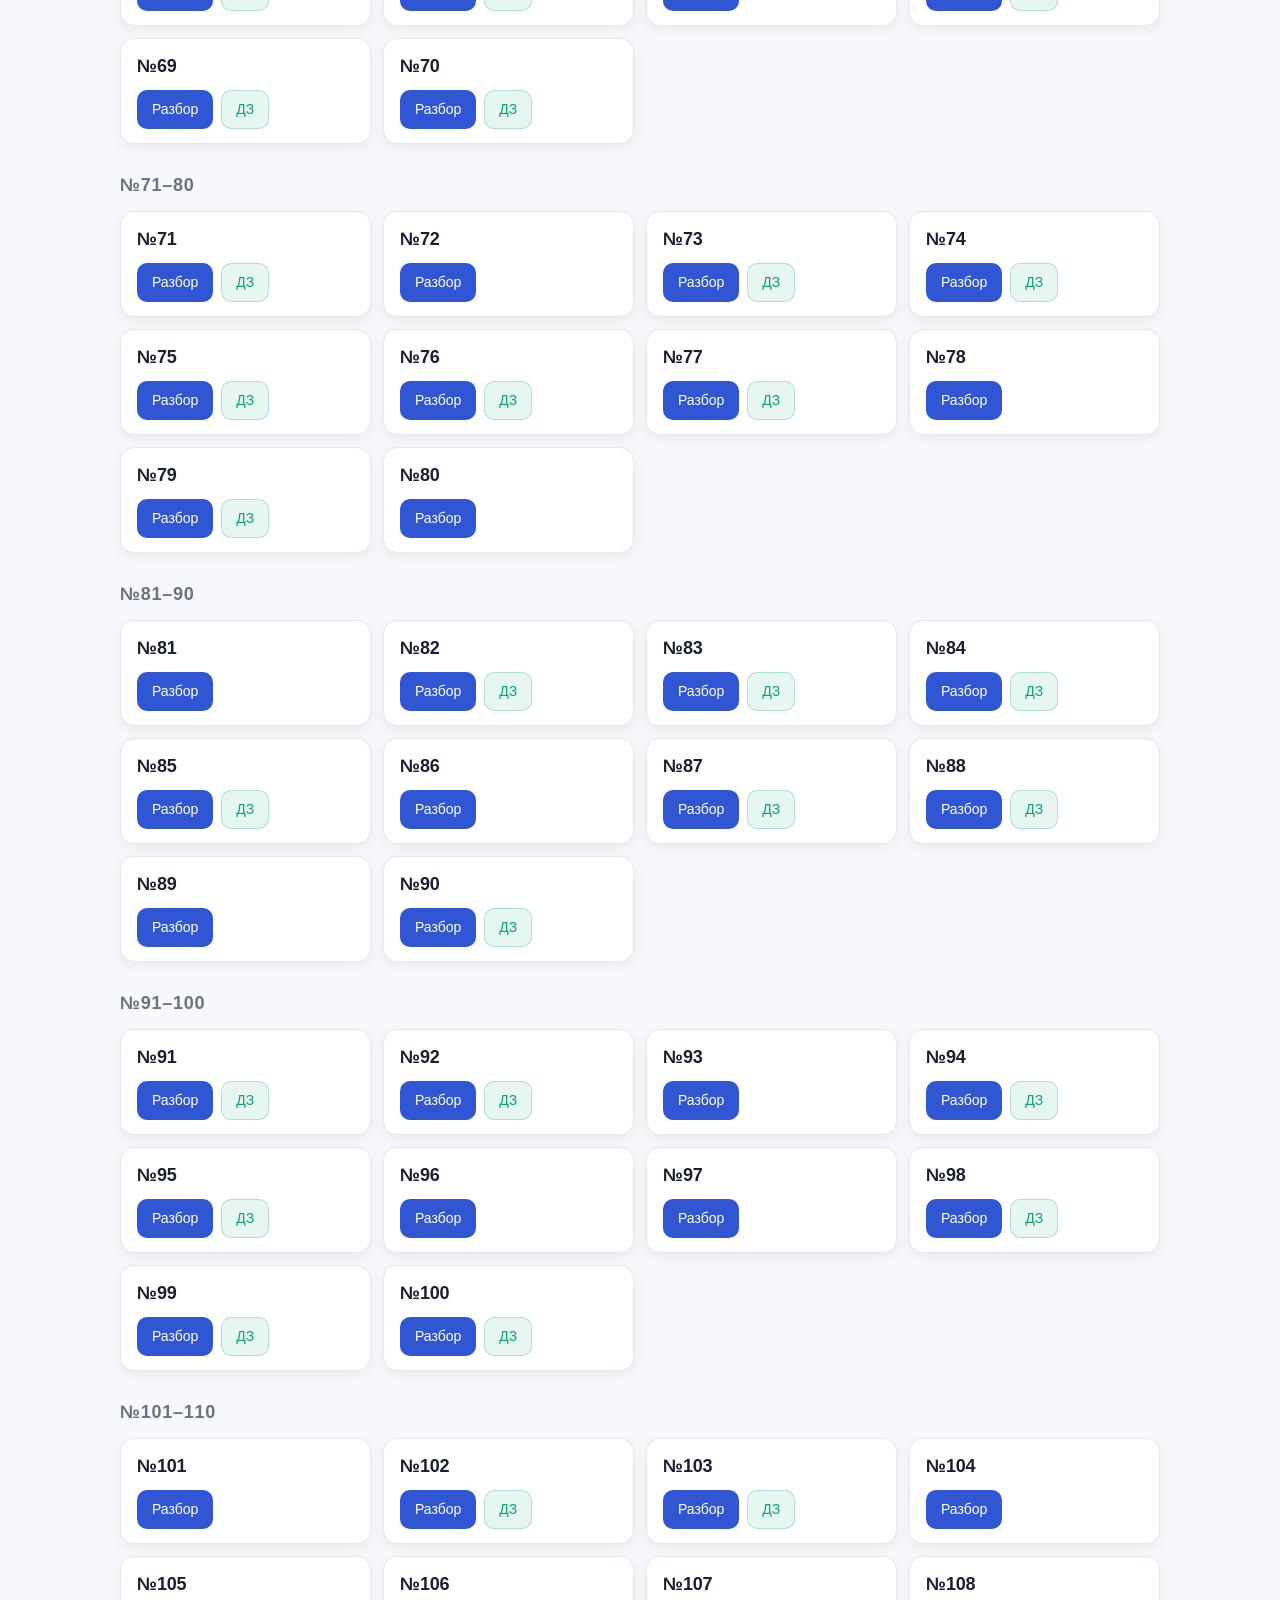
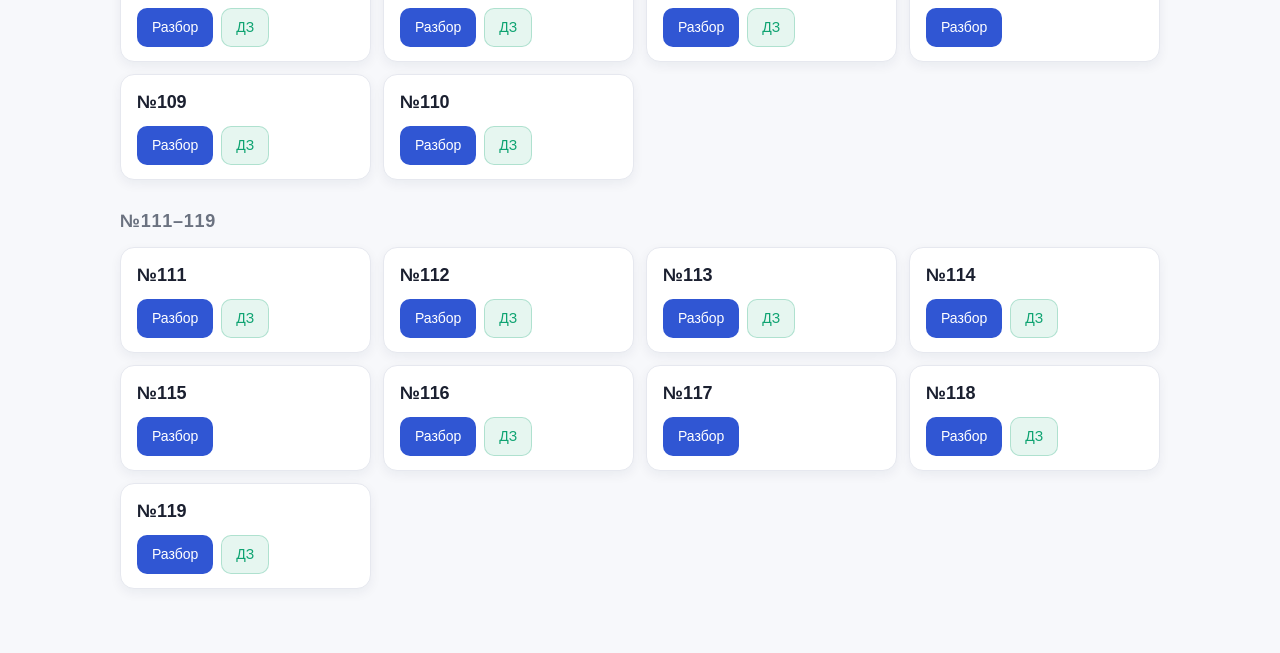
<file: number-19.html>
<!DOCTYPE html>
<html lang="ru">
<head>
  <meta charset="UTF-8" />
  <meta name="viewport" content="width=device-width, initial-scale=1" />
  <title>№19 — видеоразборы</title>
  <link rel="stylesheet" href="assets/styles.css" />
</head>
<body>
  <main class="container">
    <a class="back-link" href="index.html">← Назад к разделам</a>

    <h1 class="page-title">№19 — видеоразборы</h1>
    <p class="page-subtitle">Разборы задач и задания для самостоятельного закрепления</p>

    <div id="theory" class="theory-block" hidden>
      <div>
        <h3>Теория</h3>
        <p>Базовые идеи и подходы к решению задания №19</p>
      </div>
      <a id="theory-link" class="btn btn-primary" target="_blank" rel="noopener noreferrer" href="#">Открыть теорию</a>
    </div>

    <div class="stats" id="stats"></div>

    <div class="controls">
      <input
        id="search"
        class="search"
        type="search"
        inputmode="numeric"
        placeholder="Найти задачу, например 37"
        aria-label="Поиск задачи по номеру"
      />
      <nav class="range-nav" id="range-nav" aria-label="Быстрый переход"></nav>
    </div>

    <div id="groups"></div>
    <div id="empty" class="empty" hidden>Ничего не найдено</div>
  </main>

  <script src="data/19.js"></script>
  <script src="assets/app.js"></script>
</body>
</html>
</file>
<file: assets/styles.css>
:root {
  --bg: #f7f8fb;
  --surface: #ffffff;
  --border: #e6e8ef;
  --text: #1b2030;
  --muted: #6b7280;
  --primary: #3056d3;
  --primary-hover: #2747b3;
  --accent: #0ea371;
  --accent-hover: #0a875c;
  --soon: #aab0bd;
  --shadow: 0 4px 12px rgba(20, 30, 60, 0.06);
  --radius: 14px;
}

* { box-sizing: border-box; }

html, body {
  margin: 0;
  padding: 0;
  background: var(--bg);
  color: var(--text);
  font-family: -apple-system, BlinkMacSystemFont, "Segoe UI", Roboto, "Helvetica Neue", Arial, sans-serif;
  font-size: 16px;
  line-height: 1.5;
  -webkit-font-smoothing: antialiased;
}

a { color: inherit; }

.container {
  max-width: 1080px;
  margin: 0 auto;
  padding: 32px 20px 64px;
}

.site-header {
  text-align: center;
  margin-bottom: 36px;
}

.site-header h1 {
  margin: 0 0 8px;
  font-size: clamp(28px, 4vw, 40px);
  letter-spacing: -0.02em;
}

.site-header p {
  margin: 0;
  color: var(--muted);
  font-size: clamp(15px, 2vw, 17px);
}

.section-grid {
  display: grid;
  grid-template-columns: repeat(auto-fit, minmax(220px, 1fr));
  gap: 16px;
  margin-top: 24px;
}

.section-card {
  background: var(--surface);
  border: 1px solid var(--border);
  border-radius: var(--radius);
  padding: 24px 20px;
  text-decoration: none;
  color: inherit;
  display: flex;
  flex-direction: column;
  gap: 8px;
  box-shadow: var(--shadow);
  transition: transform .15s ease, box-shadow .15s ease, border-color .15s ease;
}

.section-card:hover {
  transform: translateY(-2px);
  border-color: var(--primary);
  box-shadow: 0 10px 24px rgba(48, 86, 211, 0.12);
}

.section-card .num {
  font-size: 32px;
  font-weight: 700;
  letter-spacing: -0.02em;
}

.section-card .label {
  color: var(--muted);
  font-size: 14px;
}

.section-card .hint {
  color: var(--muted);
  font-size: 13px;
  line-height: 1.4;
}

.section-card .badge {
  display: inline-block;
  font-size: 12px;
  font-weight: 600;
  padding: 3px 10px;
  border-radius: 999px;
  background: rgba(14, 163, 113, 0.12);
  color: var(--accent);
  margin-top: 4px;
  width: fit-content;
}

.section-card.soon {
  cursor: not-allowed;
  opacity: 0.7;
  pointer-events: none;
}

.section-card.soon .badge {
  background: #eef0f5;
  color: var(--soon);
}

.section-card.soon:hover {
  transform: none;
  border-color: var(--border);
  box-shadow: var(--shadow);
}

.back-link {
  display: inline-flex;
  align-items: center;
  gap: 6px;
  color: var(--primary);
  text-decoration: none;
  font-weight: 500;
  margin-bottom: 16px;
}

.back-link:hover { text-decoration: underline; }

.page-title { margin: 0 0 6px; font-size: clamp(26px, 3.5vw, 36px); letter-spacing: -0.02em; }
.page-subtitle { margin: 0 0 24px; color: var(--muted); }

.theory-block {
  background: var(--surface);
  border: 1px solid var(--border);
  border-radius: var(--radius);
  padding: 18px 20px;
  display: flex;
  align-items: center;
  justify-content: space-between;
  gap: 16px;
  margin-bottom: 20px;
  box-shadow: var(--shadow);
}

.theory-block h3 { margin: 0 0 4px; font-size: 18px; }
.theory-block p { margin: 0; color: var(--muted); font-size: 14px; }

.theory-section {
  margin-bottom: 24px;
}

.theory-title {
  margin: 0 0 12px;
  font-size: 18px;
  font-weight: 600;
  letter-spacing: -0.01em;
}

.theory-grid {
  display: grid;
  grid-template-columns: repeat(auto-fill, minmax(240px, 1fr));
  gap: 12px;
}

.theory-card {
  background: var(--surface);
  border: 1px solid var(--border);
  border-radius: var(--radius);
  padding: 14px 16px;
  display: flex;
  flex-direction: column;
  gap: 8px;
  text-decoration: none;
  color: inherit;
  box-shadow: var(--shadow);
  transition: transform .15s ease, border-color .15s ease, box-shadow .15s ease;
}

.theory-card:hover {
  transform: translateY(-2px);
  border-color: var(--primary);
  box-shadow: 0 8px 18px rgba(48, 86, 211, 0.10);
}

.theory-card-title {
  font-weight: 600;
  font-size: 15px;
  color: var(--text);
}

.theory-card-cta {
  font-size: 13px;
  color: var(--primary);
}

.topic-nav-section {
  margin-bottom: 20px;
}

.topic-nav {
  display: flex;
  flex-wrap: wrap;
  gap: 8px;
}

.topic-nav-btn {
  background: var(--surface);
  border: 1px solid var(--border);
  border-radius: 12px;
  padding: 8px 14px;
  font-size: 14px;
  cursor: pointer;
  color: var(--text);
  transition: background .15s ease, border-color .15s ease, color .15s ease;
  font-family: inherit;
  text-align: left;
  line-height: 1.3;
  max-width: 100%;
}

.topic-nav-btn:hover {
  border-color: var(--primary);
  color: var(--primary);
}

.topic-block {
  background: var(--surface);
  border: 1px solid var(--border);
  border-radius: var(--radius);
  padding: 18px 20px;
  margin-top: 18px;
  box-shadow: var(--shadow);
  scroll-margin-top: 16px;
}

.topic-header {
  display: flex;
  align-items: flex-start;
  justify-content: space-between;
  gap: 12px;
  flex-wrap: wrap;
  margin-bottom: 10px;
}

.topic-title {
  margin: 0;
  font-size: 18px;
  letter-spacing: -0.01em;
  flex: 1 1 280px;
  line-height: 1.3;
}

.topic-theory-btn {
  flex: 0 0 auto;
}

.topic-practice-title {
  margin: 6px 0 10px;
  font-size: 12px;
  color: var(--muted);
  font-weight: 600;
  text-transform: uppercase;
  letter-spacing: 0.05em;
}

@media (max-width: 480px) {
  .topic-block { padding: 14px 16px; }
  .topic-header { flex-direction: column; align-items: stretch; }
  .topic-theory-btn { align-self: flex-start; }
}

.stats {
  display: grid;
  grid-template-columns: repeat(auto-fit, minmax(140px, 1fr));
  gap: 12px;
  margin-bottom: 20px;
}

.stat {
  background: var(--surface);
  border: 1px solid var(--border);
  border-radius: var(--radius);
  padding: 14px 16px;
}

.stat .stat-value {
  font-size: 22px;
  font-weight: 700;
  letter-spacing: -0.01em;
}

.stat .stat-label {
  color: var(--muted);
  font-size: 13px;
  margin-top: 2px;
}

.controls {
  display: flex;
  flex-direction: column;
  gap: 12px;
  margin-bottom: 24px;
}

.search {
  width: 100%;
  padding: 12px 16px;
  border: 1px solid var(--border);
  border-radius: 12px;
  font-size: 16px;
  background: var(--surface);
  outline: none;
  transition: border-color .15s ease, box-shadow .15s ease;
  font-family: inherit;
}

.search:focus {
  border-color: var(--primary);
  box-shadow: 0 0 0 3px rgba(48, 86, 211, 0.15);
}

.range-nav {
  display: flex;
  flex-wrap: wrap;
  gap: 8px;
}

.range-btn {
  background: var(--surface);
  border: 1px solid var(--border);
  border-radius: 999px;
  padding: 6px 14px;
  font-size: 14px;
  cursor: pointer;
  color: var(--text);
  transition: background .15s ease, border-color .15s ease, color .15s ease;
  font-family: inherit;
}

.range-btn:hover {
  border-color: var(--primary);
  color: var(--primary);
}

.range-btn.disabled {
  opacity: 0.4;
  cursor: not-allowed;
  pointer-events: none;
}

.group {
  margin-top: 28px;
  scroll-margin-top: 16px;
}

.group h2 {
  margin: 0 0 12px;
  font-size: 18px;
  color: var(--muted);
  font-weight: 600;
  text-transform: uppercase;
  letter-spacing: 0.04em;
}

.tasks {
  display: grid;
  grid-template-columns: repeat(auto-fill, minmax(220px, 1fr));
  gap: 12px;
}

.task-card {
  background: var(--surface);
  border: 1px solid var(--border);
  border-radius: var(--radius);
  padding: 14px 16px;
  display: flex;
  flex-direction: column;
  gap: 10px;
  box-shadow: var(--shadow);
}

.task-card .task-num {
  font-size: 18px;
  font-weight: 700;
  letter-spacing: -0.01em;
}

.task-buttons {
  display: flex;
  gap: 8px;
  flex-wrap: wrap;
}

.btn {
  display: inline-flex;
  align-items: center;
  justify-content: center;
  padding: 8px 14px;
  border-radius: 10px;
  text-decoration: none;
  font-size: 14px;
  font-weight: 500;
  cursor: pointer;
  border: 1px solid transparent;
  transition: background .15s ease, border-color .15s ease, color .15s ease;
  font-family: inherit;
}

.btn-primary {
  background: var(--primary);
  color: #fff;
}
.btn-primary:hover { background: var(--primary-hover); }

.btn-secondary {
  background: rgba(14, 163, 113, 0.10);
  color: var(--accent);
  border-color: rgba(14, 163, 113, 0.25);
}
.btn-secondary:hover {
  background: rgba(14, 163, 113, 0.18);
  border-color: var(--accent);
}

.btn-method {
  background: rgba(48, 86, 211, 0.08);
  color: var(--primary);
  border-color: rgba(48, 86, 211, 0.25);
}
.btn-method:hover {
  background: rgba(48, 86, 211, 0.16);
  border-color: var(--primary);
}

.empty {
  text-align: center;
  padding: 40px 20px;
  color: var(--muted);
}

@media (max-width: 480px) {
  .container { padding: 20px 14px 40px; }
  .theory-block { flex-direction: column; align-items: flex-start; }
  .tasks { grid-template-columns: repeat(auto-fill, minmax(160px, 1fr)); }
  .task-card { padding: 12px 14px; }
}
</file>
